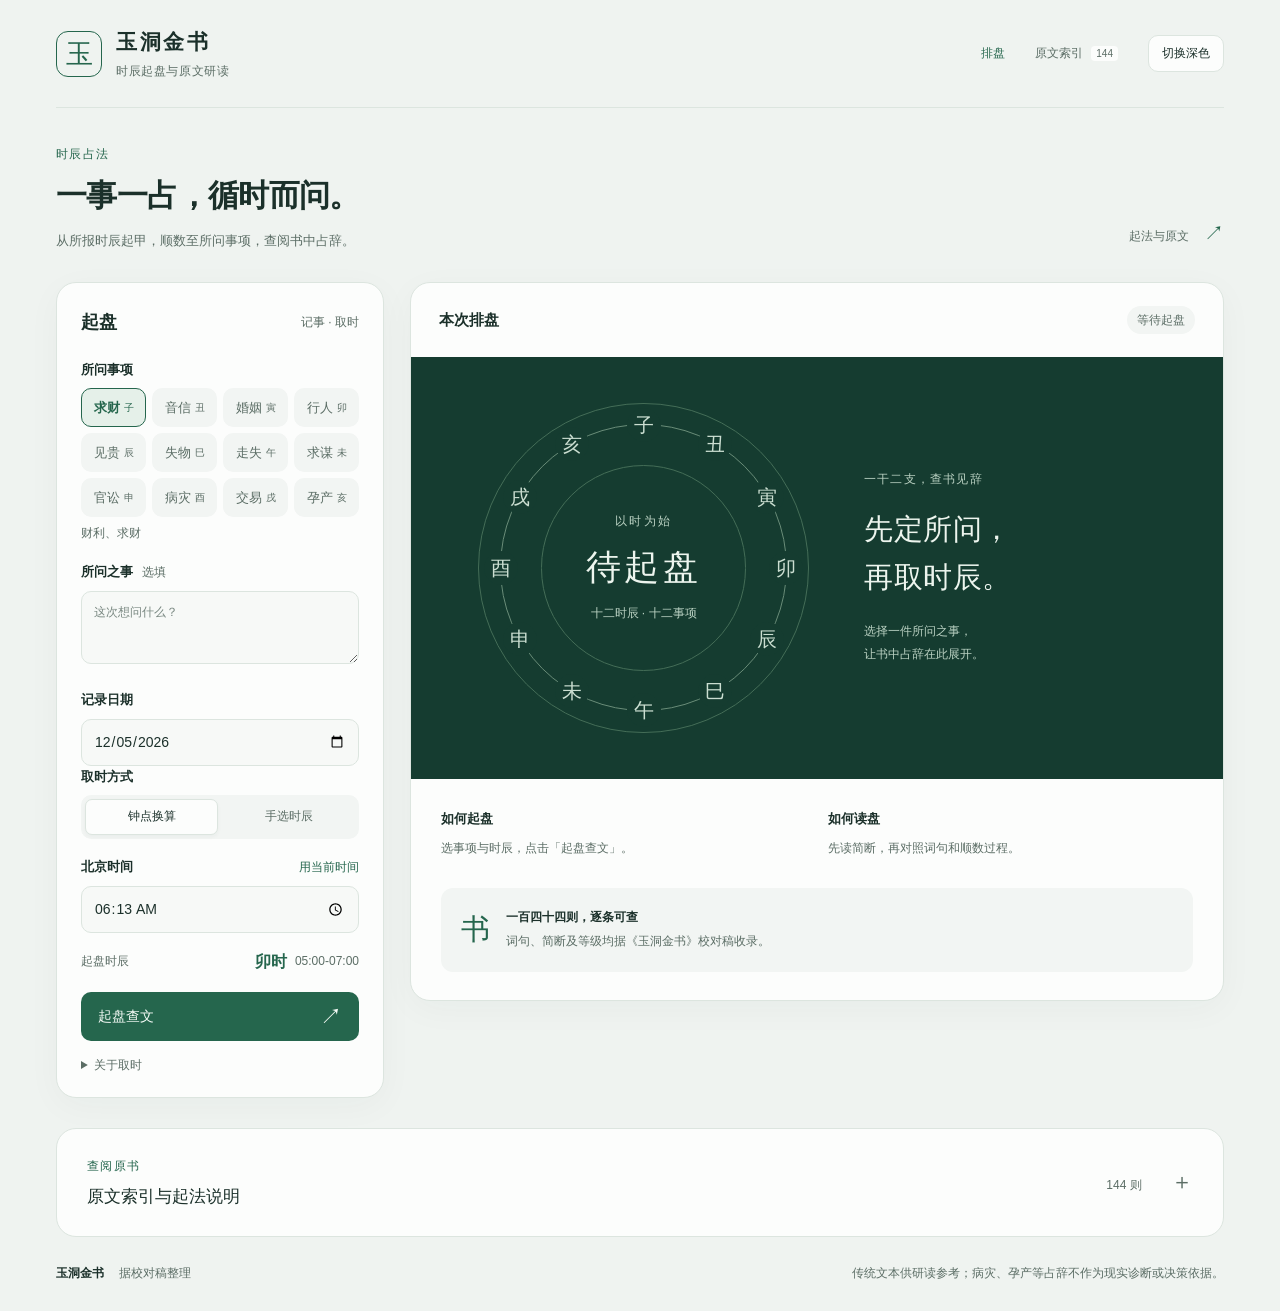
<file: docs/index.html>
<!doctype html>
<html lang="zh-CN">
<head>
<meta charset="utf-8">
<meta name="viewport" content="width=device-width, initial-scale=1">
<meta name="color-scheme" content="light dark">
<link rel="icon" href="data:,">
<meta name="description" content="依照玉洞金书校对稿，以十二时辰起盘，查阅一百四十四则完整占辞。">
<title>玉洞金书 · 时辰排盘</title>
<style>/* Offline native UI. Layer scale: base 0, keyboard skip link 1. */
:root{color-scheme:light;--page:#eff3f0;--surface:#fcfdfc;--soft:#f2f5f3;--ink:#1b302a;--muted:#5b6d65;--line:#dce5df;--accent:#25664d;--accent-soft:#e5f0e9;--field:#f7f9f7;--board:#153c30;--board-text:#edf5ee;--board-muted:#bbd2c3;--serif:"Songti SC","Noto Serif CJK SC","SimSun",serif;--sans:"Microsoft YaHei UI","Microsoft YaHei","PingFang SC","Noto Sans CJK SC",sans-serif;--shadow:0 8px 35px rgba(28,63,46,.035)}
*{box-sizing:border-box}html{scroll-padding-top:24px}body{margin:0;background:var(--page);color:var(--ink);font:14px/1.65 var(--sans);-webkit-font-smoothing:antialiased}button,input,select,textarea{font:inherit}button{cursor:pointer;color:inherit}button,input,select,textarea,summary,a{-webkit-tap-highlight-color:transparent;outline-offset:4px}:focus-visible{outline:2px solid var(--accent)}button:disabled{opacity:.5;cursor:default}[hidden]{display:none!important}a{color:inherit;text-decoration:none}h1,h2,h3,p{margin:0}.page{max-width:1440px;margin:auto;padding:0 56px}.skip-link{position:fixed;top:10px;left:15px;padding:10px 18px;background:var(--surface);color:var(--ink);transform:translateY(-180%);z-index:1}.skip-link:focus{transform:translateY(0)}
.masthead{min-height:108px;display:flex;justify-content:space-between;align-items:center;gap:30px;border-bottom:1px solid var(--line)}.brand{display:flex;align-items:center;gap:14px;flex-shrink:0}.seal{display:grid;place-items:center;width:46px;height:46px;border:1px solid var(--accent);border-radius:12px;color:var(--accent);font:27px var(--serif)}.brand h1{font-size:21px;letter-spacing:.12em;font-weight:650}.brand p{color:var(--muted);font-size:11px;letter-spacing:.05em;margin-top:2px}.nav-links{display:flex;align-items:center;gap:30px;font-size:13px}.nav-links a{padding:12px 0;color:var(--muted)}.nav-links a:hover,.nav-links .nav-active{color:var(--accent)}.nav-links a span{font:10px/1.5 var(--sans);color:var(--muted);padding:2px 5px;border-radius:4px;background:var(--surface);margin-left:5px}.nav-links button{background:var(--surface);border:1px solid var(--line);padding:8px 13px;border-radius:10px;font-size:12px}
.page-intro{display:flex;justify-content:space-between;align-items:flex-end;gap:20px;padding:37px 0 30px}.eyebrow{font-size:11px;color:var(--accent);letter-spacing:.12em}.page-intro h2{font-size:clamp(25px,2.4vw,32px);font-weight:600;letter-spacing:-.02em;margin:6px 0 9px}.page-intro p:not(.eyebrow){font-size:13px;color:var(--muted)}.source-link{color:var(--muted);font-size:12px;padding-bottom:2px;white-space:nowrap}.source-link span{font-size:20px;padding-left:12px;color:var(--accent)}
.workspace{display:grid;grid-template-columns:328px minmax(0,1fr);gap:26px;align-items:start}.input-panel{background:var(--surface);border:1px solid var(--line);border-radius:20px;padding:25px 24px 18px;box-shadow:var(--shadow)}.panel-heading{display:flex;justify-content:space-between;align-items:center;margin-bottom:21px}.panel-heading h2{font-size:18px;font-weight:650}.panel-heading>span{font-size:11px;color:var(--muted)}.field-label,legend{display:block;margin:18px 0 8px;font-size:12px;font-weight:600}.input-panel .field-label:first-child{margin-top:0}.optional{font-size:10px;font-weight:400;color:var(--muted);margin-left:5px}
input[type=date],input[type=time],input[type=search],textarea,select{width:100%;min-width:0;min-height:44px;color:var(--ink);background:var(--field);border:1px solid var(--line);border-radius:10px;padding:10px 12px}input[type=date],input[type=time]{font-variant-numeric:tabular-nums}textarea{min-height:73px;resize:vertical;font-size:12px;line-height:1.75}textarea::placeholder,input::placeholder{color:var(--muted);opacity:.8}.topic-grid{display:grid;grid-template-columns:repeat(4,minmax(0,1fr));gap:6px}.topic-button{display:flex;align-items:center;justify-content:center;gap:4px;min-height:39px;border:1px solid transparent;border-radius:10px;background:var(--soft);color:var(--muted);font-size:12px;padding:7px 1px}.topic-button small{font:10px var(--serif);color:var(--muted)}.topic-button:hover{background:var(--accent-soft);color:var(--accent)}.topic-button[aria-pressed=true]{color:var(--accent);background:var(--accent-soft);border-color:var(--accent);font-weight:600}.topic-button[aria-pressed=true] small{color:var(--accent)}.field-hint{font-size:11px;color:var(--muted);margin-top:7px;line-height:1.6}
.mode-picker{border:0;margin:0;padding:0;min-width:0}.mode-picker legend{padding:0}.mode-options{display:grid;grid-template-columns:1fr 1fr;gap:4px;background:var(--soft);padding:4px;border-radius:10px}.mode-options label{position:relative;cursor:pointer;min-width:0}.mode-options input{position:absolute;opacity:0;width:1px;height:1px}.mode-options span{display:block;text-align:center;font-size:12px;padding:7px;color:var(--muted);border:1px solid transparent;border-radius:7px}.mode-options input:checked+span{background:var(--surface);color:var(--ink);border-color:var(--line);box-shadow:0 2px 4px rgba(28,63,46,.04)}.mode-options input:focus-visible+span{outline:2px solid var(--accent);outline-offset:2px}.label-row{display:flex;align-items:baseline;justify-content:space-between;gap:8px}.label-row .field-label{margin-top:17px!important}.text-button{border:0;background:transparent;color:var(--accent);font-size:12px;padding:8px 0}.text-button:hover{text-decoration:underline;text-underline-offset:4px}.label-row .text-button{font-size:11px}.time-preview{display:flex;gap:8px;align-items:center;padding:16px 0 17px;font-size:11px;color:var(--muted)}.time-preview strong{font-size:16px;color:var(--accent);font-weight:600;margin-left:auto}#range-preview{font-size:10px;font-variant-numeric:tabular-nums}
.primary-button{width:100%;border:0;border-radius:10px;display:flex;align-items:center;justify-content:space-between;background:var(--accent);color:#f6fbf7;padding:13px 17px;font-weight:550;font-size:14px}.primary-button>span:last-child{font-size:22px;line-height:1;font-weight:400}.primary-button:hover{filter:brightness(1.08)}.primary-button:active{transform:translateY(1px)}.error{color:var(--ink);background:var(--accent-soft);border-radius:10px;font-size:12px;margin-top:10px;padding:10px}.error:empty{display:none}.time-help{margin-top:12px;color:var(--muted);font-size:11px}.time-help summary{cursor:pointer;padding:3px 0}.source-note{line-height:1.8;margin-top:7px}
.reading-panel{min-width:0;border-radius:20px;border:1px solid var(--line);overflow:hidden;background:var(--surface);box-shadow:var(--shadow)}.result-top{display:flex;justify-content:space-between;align-items:center;gap:10px;padding:23px 28px}.result-top h2{font-size:15px;font-weight:600}.status-label{font-size:10px;line-height:1.5;color:var(--muted);background:var(--soft);border-radius:20px;padding:5px 10px;max-width:70%}.chart-reading{display:grid;grid-template-columns:minmax(260px,1.1fr) minmax(0,.9fr);gap:22px;align-items:center;background:var(--board);color:var(--board-text);padding:36px 34px;min-height:365px}
.chart{position:relative;width:100%;max-width:350px;aspect-ratio:1;margin:auto}.chart-ring{position:absolute;inset:9%;border:1px solid #698c78;border-radius:50%}.chart-ring:before{content:"";position:absolute;inset:-8%;border:1px solid #446d57;border-radius:50%}.chart-ring:after{content:"";position:absolute;inset:14%;border:1px solid #446d57;border-radius:50%}.branch-node{position:absolute;transform:translate(-50%,-50%);width:34px;height:34px;display:grid;place-items:center;border:1px solid transparent;border-radius:50%;background:var(--board);color:#cbded1;font:20px/1 var(--serif)}.branch-node.is-hour{background:#e6f2e7;color:#163c30;border-color:#e6f2e7}.branch-node.is-topic{border-color:#d0e5d5;color:#f2faf3;background:#2d5944}.branch-node.is-hour.is-topic{background:#e6f2e7;color:#163c30;outline:3px solid #84ae91;outline-offset:3px}.chart-center{position:absolute;inset:29%;display:flex;align-items:center;justify-content:center;flex-direction:column;white-space:nowrap}.chart-kicker{font-size:10px;color:var(--board-muted);letter-spacing:.2em}.chart-center h3{font:46px/1.6 var(--serif);letter-spacing:.05em;margin-left:.05em;color:var(--board-text)}.chart-center p{font-size:10px;color:var(--board-muted);margin:0 0 13px}.grade{border-radius:20px;border:1px solid #698e78;padding:2px 14px;color:#e3f0e5;font-size:11px;letter-spacing:.15em;background:#254e3b}.board-label{font-size:10px;color:var(--board-muted);letter-spacing:.1em;margin-bottom:16px}.brief{min-width:0}#judgment{font-family:var(--serif);font-size:23px;line-height:1.9;overflow-wrap:anywhere}.legend{display:flex;gap:6px;align-items:center;margin-top:27px;color:var(--board-muted);font-size:10px;flex-wrap:wrap}.legend span{width:7px;height:7px;display:inline-block;border-radius:50%}.legend-hour{background:#e6f2e7}.legend-topic{border:1px solid #cce1d1;margin-left:10px}
.empty-center strong{font:35px/1.7 var(--serif);letter-spacing:.1em;margin:6px 0}.chart-center-note{font-size:10px;color:var(--board-muted)}.empty-copy h3{font-size:29px;font-weight:500;line-height:1.65;letter-spacing:.02em}.empty-copy>p:last-child{font-size:12px;line-height:1.9;color:var(--board-muted);margin-top:18px}.empty-guide{display:grid;grid-template-columns:1fr 1fr;gap:22px;margin:28px 30px}.guide-title{font-size:13px;font-weight:600}.empty-guide p{color:var(--muted);font-size:12px;margin-top:8px;line-height:1.8}.source-banner{display:flex;align-items:center;gap:16px;margin:0 30px 28px;background:var(--soft);border-radius:12px;padding:20px}.book-mark{font:29px var(--serif);color:var(--accent)}.source-banner h3{font-size:12px;font-weight:600}.source-banner p{color:var(--muted);font-size:11px;margin-top:5px}
.reading-body{padding:0 30px 24px}.print-meta{font-size:11px;color:var(--muted);white-space:pre-wrap;line-height:1.9;padding:20px 0;border-bottom:1px solid var(--line);overflow-wrap:anywhere}.poem-section{padding:25px 0}.subheading{display:flex;justify-content:space-between;align-items:center;gap:12px;margin-bottom:16px}.subheading h3{font-size:13px;font-weight:650}.subheading>span{font-size:10px;color:var(--muted)}.tune{border:1px solid var(--line);padding:3px 9px;border-radius:20px}.poem{font:18px/2.05 var(--serif);white-space:pre-wrap;overflow-wrap:anywhere;color:var(--ink)}.original-note{background:var(--soft);border-radius:10px;padding:12px 15px;color:var(--muted);font-size:11px;margin-top:18px;line-height:1.9}.derivation{padding:22px 0;border-top:1px solid var(--line)}.steps{display:flex;flex-wrap:wrap;gap:6px}.step{display:flex;align-items:center;gap:7px;padding:7px 9px;color:var(--muted);border-radius:7px;background:var(--soft);font-size:12px}.step small{font-size:9px;font-variant-numeric:tabular-nums;opacity:.8}.step:last-child{background:var(--accent-soft);color:var(--accent)}.composition{font-size:10px;color:var(--muted);margin-top:12px;line-height:1.9}.result-actions{display:flex;align-items:center;gap:20px;flex-wrap:wrap;padding:18px 0 0;border-top:1px solid var(--line)}.secondary-button{background:var(--surface);border:1px solid var(--line);color:var(--ink);border-radius:10px;padding:10px 13px;font-size:11px}.secondary-button>span{margin-left:14px}.secondary-button:hover{border-color:var(--accent);background:var(--accent-soft)}.result-actions .text-button{font-size:11px}.provenance{color:var(--muted);font-size:10px;margin-top:14px}
.reference{margin-top:30px;background:var(--surface);border:1px solid var(--line);border-radius:20px;overflow:hidden}.reference>summary{list-style:none;cursor:pointer;display:flex;justify-content:space-between;align-items:center;gap:18px;padding:25px 30px}.reference>summary::-webkit-details-marker{display:none}.reference-title{display:block;font-size:17px;margin-top:6px;font-weight:550}.reference-count{font-size:11px;color:var(--muted);white-space:nowrap}.reference-count>span{font-size:22px;margin-left:26px;display:inline-block}.reference[open] .reference-count>span{transform:rotate(45deg)}.reference-body{padding:0 30px 25px}.rule-layout{display:grid;grid-template-columns:180px minmax(0,1fr);gap:22px;padding:25px 0;border-top:1px solid var(--line)}.rule-layout h3{font-size:13px;font-weight:600}.rule-layout p{font-size:12px;color:var(--muted);line-height:1.9}.rule-text{font-family:var(--serif);font-size:16px!important;white-space:pre-wrap;color:var(--ink)!important;margin-bottom:12px}.search-row{display:grid;grid-template-columns:180px minmax(0,1fr);gap:22px;align-items:center}.search-row label{margin:0}.search-row input{background:var(--soft)}.library{max-height:440px;overflow:auto;display:grid;grid-template-columns:repeat(2,minmax(0,1fr));gap:8px 20px;margin-top:16px}.library-button{text-align:left;display:block;width:100%;min-width:0;color:var(--ink);border:1px solid transparent;background:var(--soft);border-radius:10px;padding:14px}.library-button:hover{border-color:var(--accent)}.library-title{display:flex;align-items:center;gap:12px;font-size:15px}.library-title small{font-size:10px;color:var(--muted)}.library-preview{display:block;font-size:11px;margin-top:7px;color:var(--muted);overflow:hidden;text-overflow:ellipsis;white-space:nowrap}.no-results{font-size:12px;color:var(--muted);padding:20px 0}
footer{display:flex;justify-content:space-between;gap:24px;padding:27px 0;color:var(--muted);font-size:10px}footer p:first-child{font-weight:600;color:var(--ink);white-space:nowrap}footer p:first-child span{font-weight:400;color:var(--muted);margin-left:12px}.noscript{padding:30px}
.skip-link:not(:focus){clip-path:inset(50%);width:1px;height:1px;padding:0;white-space:nowrap;overflow:hidden}
.field-label,legend{font-size:13px}.topic-button{font-size:13px}.field-hint{font-size:12px}.board-label{font-size:11px}
@media(min-width:1440px){.page{padding:0 64px}}
@media(max-width:1200px){.page{padding:0 32px}.workspace{grid-template-columns:300px minmax(0,1fr);gap:20px}.input-panel{padding:24px 20px 18px}.chart-reading{grid-template-columns:1fr;gap:15px;padding:25px 30px 30px}.chart{max-width:290px}.chart-center h3{font-size:42px}.brief{text-align:center}#judgment{font-size:23px}.legend{justify-content:center;margin-top:15px}.empty-copy{text-align:center}.empty-copy h3 br,.empty-copy>p:last-child br{display:none}.empty-copy h3{font-size:25px}.empty-copy>p:last-child{margin-top:12px}}
@media(max-width:768px){.page{padding:0 20px}.masthead{min-height:92px;gap:10px}.brand h1{font-size:18px}.brand p{font-size:10px}.brand{gap:10px}.seal{width:39px;height:39px;font-size:24px}.nav-links{gap:12px}.nav-links a{font-size:12px}.nav-links a span{display:none}.nav-links button{font-size:10px;padding:7px 9px}.page-intro{padding:28px 0 24px}.page-intro h2{font-size:26px}.page-intro p:not(.eyebrow){font-size:12px;max-width:33ch}.source-link{display:none}.workspace{grid-template-columns:1fr;gap:22px}.input-panel{padding:22px}.topic-grid{grid-template-columns:repeat(6,minmax(0,1fr))}.topic-button{gap:3px;font-size:12px}.topic-button small{display:none}.panel-heading{margin-bottom:16px}.reading-panel{scroll-margin-top:20px}.chart-reading{grid-template-columns:minmax(235px,1fr) minmax(0,1fr);gap:18px;padding:26px}.brief,.empty-copy{text-align:left}#judgment{font-size:21px}.legend{justify-content:flex-start}.empty-copy h3 br{display:block}.result-top{padding:21px 24px}.reading-body{padding:0 24px 24px}.empty-guide{margin:24px}.source-banner{margin:0 24px 24px}.rule-layout,.search-row{grid-template-columns:1fr;gap:12px}.reference>summary{padding:24px}.reference-body{padding:0 24px 24px}footer{flex-direction:column;gap:8px}}
@media(max-width:540px){.page{padding:0 16px}.nav-links a:first-child{display:none}.nav-links{gap:10px}.nav-links a{font-size:11px}.brand p{font-size:9px}.brand h1{font-size:17px}.seal{width:34px;height:36px;font-size:22px;border-radius:10px}.brand{gap:8px}.page-intro h2{font-size:25px}.input-panel{padding:21px 20px 16px}.topic-grid{grid-template-columns:repeat(4,minmax(0,1fr))}.topic-button small{display:inline}.topic-button{min-height:39px}.chart-reading{grid-template-columns:1fr;gap:12px;padding:22px 22px 28px}.chart{max-width:290px}.chart-center h3{font-size:43px}.brief,.empty-copy{text-align:center}.empty-copy h3{font-size:24px}.empty-copy h3 br{display:none}.empty-copy>p:last-child{font-size:11px}.legend{justify-content:center}#judgment{font-size:23px;line-height:1.9}.reading-body{padding:0 21px 22px}.result-top{padding:20px 21px}.empty-guide{margin:24px 22px;gap:18px}.empty-guide p{font-size:11px}.source-banner{margin:0 22px 24px;padding:17px}.source-banner h3{font-size:11px}.source-banner p{font-size:10px}.poem{font-size:18px;line-height:2.1}.subheading>span{font-size:9px}.step{padding:6px 8px}.composition{font-size:10px}.result-actions{gap:9px 18px}.provenance{font-size:9px}.reference{margin-top:22px}.reference>summary{padding:21px}.reference-title{font-size:15px}.reference-count{font-size:10px}.reference-count>span{margin-left:9px}.reference-body{padding:0 21px 22px}.library{grid-template-columns:1fr}footer{padding:23px 3px;font-size:9px;line-height:1.9}}
/* Supporting text stays at least 12px; only decorative branch labels and step numerals are smaller. */
.brand p,.nav-links a,.nav-links button,.eyebrow,.panel-heading>span,.optional,.label-row .text-button,.time-preview,#range-preview,.time-help,.status-label,.chart-kicker,.chart-center p,.grade,.board-label,.legend,.chart-center-note,.empty-copy>p:last-child,.empty-guide p,.source-banner h3,.source-banner p,.print-meta,.subheading>span,.original-note,.composition,.secondary-button,.result-actions .text-button,.provenance,.reference-count,.library-title small,.library-preview,footer{font-size:12px}
.library-preview{font-size:13px}.step{font-size:13px}
@media(max-width:540px){.masthead{flex-wrap:wrap;padding:19px 0;row-gap:12px}.brand p{font-size:10px}.nav-links{flex:1;justify-content:flex-end;min-width:115px}.nav-links button{font-size:11px}.empty-guide{grid-template-columns:1fr;gap:16px}.empty-guide p{margin-top:4px}.source-banner{padding:16px}.legend{gap:5px}.legend-topic{margin-left:5px}}
@media(prefers-color-scheme:dark){:root:not([data-theme=light]){color-scheme:dark;--page:#111e19;--surface:#1a2b23;--soft:#24382c;--ink:#e7f0e8;--muted:#b0c6b5;--line:#375040;--accent:#aed4b6;--accent-soft:#2d4935;--field:#203329;--shadow:none}:root:not([data-theme=light]) .primary-button{color:#153823}}
:root[data-theme=dark]{color-scheme:dark;--page:#111e19;--surface:#1a2b23;--soft:#24382c;--ink:#e7f0e8;--muted:#b0c6b5;--line:#375040;--accent:#aed4b6;--accent-soft:#2d4935;--field:#203329;--shadow:none}:root[data-theme=dark] .primary-button{color:#153823}
@media(prefers-reduced-motion:no-preference){.topic-button,.secondary-button,.nav-links a{transition:background-color .16s,border-color .16s,color .16s}#result:not([hidden]) .chart-center,#result:not([hidden]) .brief{animation:arrive .38s cubic-bezier(.2,.7,.3,1) both}#result:not([hidden]) .brief{animation-delay:.06s}@keyframes arrive{from{opacity:0;transform:translateY(7px)}to{opacity:1;transform:translateY(0)}}}
@media print{:root,:root[data-theme]{color-scheme:light;--page:#fff;--surface:#fff;--soft:#f0f4f1;--ink:#162d20;--muted:#455c4a;--line:#ccd7ce;--accent:#25664d;--accent-soft:#e5f0e9;--field:#fff}body{background:#fff;font-size:12pt}.page{max-width:none;padding:0}.masthead{min-height:75px;margin-bottom:20px}.nav-links,.page-intro,.input-panel,.result-actions,.reference,.empty-state,.status-label,footer,.noscript,.skip-link{display:none!important}.workspace{display:block}.reading-panel{border:0;box-shadow:none;overflow:visible;border-radius:0}.result-top{padding:0 0 16px}.chart-reading{grid-template-columns:220px minmax(0,1fr);min-height:0;gap:22px;padding:20px;border-radius:12px;break-inside:avoid}.chart{width:220px;max-width:220px}.chart-center h3{font-size:32px}#judgment{font-size:16pt}.brief{text-align:left}.legend{justify-content:flex-start}.reading-body{padding:0}.poem-section,.derivation{break-inside:avoid;padding:17px 0}.poem{font-size:12pt}.print-meta{padding:14px 0}.provenance{font-size:9px}*{-webkit-print-color-adjust:exact;print-color-adjust:exact;animation:none!important}}
</style>
</head>
<body>
<a class="skip-link" href="#cast-form">跳到起盘</a>
<div class="page">
<header class="masthead">
<a class="brand" href="#workspace"><span class="seal" aria-hidden="true">玉</span><div><h1>玉洞金书</h1><p>时辰起盘与原文研读</p></div></a>
<nav class="nav-links" aria-label="页面导航"><a class="nav-active" href="#workspace">排盘</a><a href="#reference" id="open-library">原文索引 <span>144</span></a><button type="button" id="theme-toggle">切换深色</button></nav>
</header>
<main>
<div class="page-intro"><div><p class="eyebrow">时辰占法</p><h2>一事一占，循时而问。</h2><p>从所报时辰起甲，顺数至所问事项，查阅书中占辞。</p></div><a href="#reference" class="source-link" id="open-rules">起法与原文 <span aria-hidden="true">↗</span></a></div>
<div class="workspace" id="workspace">
<aside class="input-panel">
<div class="panel-heading"><h2>起盘</h2><span>记事 · 取时</span></div>
<form id="cast-form">
<label class="field-label" id="topic-label" for="topic">所问事项</label>
<select id="topic" name="topic" required hidden aria-hidden="true" tabindex="-1"></select>
<div id="topic-grid" class="topic-grid" role="group" aria-labelledby="topic-label"></div>
<p class="field-hint" id="topic-hint"></p>
<label class="field-label" for="question">所问之事 <span class="optional">选填</span></label>
<textarea id="question" rows="2" maxlength="500" placeholder="这次想问什么？"></textarea>
<label class="field-label" for="date">记录日期</label>
<input id="date" type="date" min="0001-01-01" max="9999-12-31" required>
<fieldset class="mode-picker"><legend>取时方式</legend><div class="mode-options">
<label><input type="radio" name="mode" value="clock" checked><span>钟点换算</span></label>
<label><input type="radio" name="mode" value="branch"><span>手选时辰</span></label>
</div></fieldset>
<div id="clock-group">
<div class="label-row"><label class="field-label" for="clock">北京时间</label><button id="use-now" class="text-button" type="button">用当前时间</button></div>
<input id="clock" type="time" required step="60">
</div>
<div id="branch-group" hidden><label class="field-label" for="hour">所报时辰</label><select id="hour" disabled></select></div>
<div class="time-preview" aria-live="polite"><span>起盘时辰</span><strong id="hour-preview">待定</strong><span id="range-preview"></span></div>
<button class="primary-button" id="submit" type="submit"><span>起盘查文</span><span aria-hidden="true">↗</span></button>
<p id="form-error" class="error" role="alert"></p>
</form>
<details class="time-help"><summary>关于取时</summary><p class="source-note">原稿未细说取时规则。钟点按北京时间 UTC+08:00 及常见双小时制换算，不作真太阳时校正。日期仅作记录。</p></details>
</aside>
<section class="reading-panel" aria-labelledby="result-heading">
<div class="result-top"><h2 id="result-heading" tabindex="-1">本次排盘</h2><span class="status-label" id="result-status" role="status">等待起盘</span></div>
<div id="empty-state" class="empty-state">
<div class="chart-reading empty-board"><div class="chart" aria-hidden="true"><div class="chart-ring" id="empty-ring"></div><div class="chart-center empty-center"><span class="chart-kicker">以时为始</span><strong>待起盘</strong><span class="chart-center-note">十二时辰 · 十二事项</span></div></div><div class="empty-copy"><p class="board-label">一干二支，查书见辞</p><h3>先定所问，<br>再取时辰。</h3><p>选择一件所问之事，<br>让书中占辞在此展开。</p></div></div>
<div class="empty-guide"><div><span class="guide-title">如何起盘</span><p>选事项与时辰，点击「起盘查文」。</p></div><div><span class="guide-title">如何读盘</span><p>先读简断，再对照词句和顺数过程。</p></div></div>
<div class="source-banner"><span class="book-mark" aria-hidden="true">书</span><div><h3>一百四十四则，逐条可查</h3><p>词句、简断及等级均据《玉洞金书》校对稿收录。</p></div></div>
</div>
<article id="result" hidden>
<div class="chart-reading">
<div class="chart" aria-label="十二地支排盘"><div class="chart-ring" id="chart-ring"></div><div class="chart-center"><span class="chart-kicker">一干二支</span><h3 id="result-key"></h3><p id="result-subtitle"></p><span id="result-grade" class="grade"></span></div></div>
<div class="brief"><p class="board-label">原文简断</p><p id="judgment"></p><p class="legend"><span class="legend-hour"></span>起点时辰 <span class="legend-topic"></span>所问事项</p></div>
</div>
<div class="reading-body">
<p id="print-meta" class="print-meta"></p>
<div class="poem-section"><div class="subheading"><h3>原文词句</h3><span id="tune" class="tune"></span></div><p id="poem" class="poem"></p><p id="original-note" class="original-note" hidden></p></div>
<div class="derivation"><div class="subheading"><h3>顺数过程</h3><span id="step-count"></span></div><div id="steps" class="steps"></div><p id="composition" class="composition"></p></div>
<div class="result-actions"><button type="button" id="export" class="secondary-button">导出 Markdown 记录 <span aria-hidden="true">↗</span></button><button type="button" id="print" class="text-button">打印 / 存为 PDF</button></div>
<p class="provenance" id="provenance"></p>
</div>
</article>
</section>
</div>
<details class="reference" id="reference"><summary><div><span class="eyebrow">查阅原书</span><span class="reference-title">原文索引与起法说明</span></div><span class="reference-count">144 则 <span aria-hidden="true">＋</span></span></summary>
<div class="reference-body"><div class="rule-layout"><h3>起法口诀</h3><div><p class="rule-text" id="rule-text"></p><p>地支顺序为子丑寅卯辰巳午未申酉戌亥；起点算第一位配甲，天干到癸后回甲。三字次序为「天干＋事项地支＋时辰地支」。</p></div></div>
<div class="search-row"><label class="field-label" for="search">检索原文</label><input id="search" type="search" placeholder="搜索卦名、词句或简断"></div><p id="search-count" class="field-hint" aria-live="polite"></p><div id="library" class="library"></div>
</div></details>
</main>
<footer><p>玉洞金书 <span>据校对稿整理</span></p><p>传统文本供研读参考；病灾、孕产等占辞不作为现实诊断或决策依据。</p></footer>
</div>
<noscript><p class="noscript">请使用允许 JavaScript 的浏览器打开本文件。</p></noscript>
<script type="application/json" id="source-data">{
  "source": "玉洞金书 校对.docx",
  "sha256": "15fc5f52dee067bc9f4df6acdc5f48c56c048fe84e4f26142a5827776124d7a0",
  "rules": [
    "子财丑信婚居寅 卯上行人贵在辰 遗失巳兮逃在午 求谋未上讼归申 酉病灾迍交易戌 亥宫却是孕中人",
    "就于所说时位起甲乙丙丁戊己庚辛壬癸数至所占位便见一干二支断词于后"
  ],
  "entries": [
    {
      "key": "甲子子",
      "tune": "鹧鸪天",
      "grade": "上上",
      "poem": "天时地利两相谐 进望求谋喜气开 甲午之方无边好 人财用物一时来 应有望 可舒怀 取之有道莫疑猜 所占利益诸般顺 出入经营得意来",
      "judgment": "此卦占财向东南火水地旺求干则物必遂托人一举而两得之",
      "paragraph": 3
    },
    {
      "key": "甲丑丑",
      "tune": "踏莎行",
      "grade": "上上",
      "poem": "檐雀喧呼 灯花呈瑞 朱雀飞腾传信至 文书不久达家庭 偶逢辰戌应淹滞 还遇庚申又得成 意佳音到 耳非迢递 此儿犹豫不须疑 公干私谋俱可遂",
      "judgment": "此卦占信逢辰戌淹滞庚申庚寅必有佳音公私皆就",
      "paragraph": 6
    },
    {
      "key": "甲寅寅",
      "tune": "鹧鸪天",
      "grade": "上上",
      "poem": "月老留心为伐柯 天边好事不须讹 须凭财力轻轻助 桃李无言春意多 奇遇遂 莫蹉跎 牛郎织女会银河 不论偏婚与正娶 百年恩爱永谐和",
      "judgment": "占婚姻凭财用人浼他再三必成主重禄夺财成事",
      "paragraph": 9
    },
    {
      "key": "甲卯卯",
      "tune": "浣溪沙",
      "grade": "上上",
      "poem": "兄弟谐和共一心 大川利涉快登临 乘风此去远游寻 好事竟成皆利益 求财谋事总通亨 见贵于人喜笑迎",
      "judgment": "占出行利益行人有信求贵谋事皆吉",
      "paragraph": 12
    },
    {
      "key": "甲辰辰",
      "tune": "玉团儿",
      "grade": "中中",
      "poem": "两重恩爱情曾熟 费心谋 万般驰 彼此相投 虽然一见 便加刮目 奈何所事皆迁曲 向寅边 辐辏天禄 谈笑之间 贵人留意 心满意足",
      "judgment": "占见贵需用婉转干托东方见寅称心",
      "paragraph": 15
    },
    {
      "key": "甲巳巳",
      "tune": "临江仙",
      "grade": "中中",
      "poem": "失误家人不谨 下人奴隶相欺 合谋两伙共穿窬 不过酉和戌 败露显然知 急急追寻应得获 半存半没成虚 可于西北上 阴小口中推",
      "judgment": "占失物家人交外贼同谋夺或被骗人口拐带西北",
      "paragraph": 18
    },
    {
      "key": "甲午午",
      "tune": "临江仙",
      "grade": "中中",
      "poem": "此辈瞒心已久 有人潜地搬偷 欲从南北觅踪由 天罗连地网 南向及休囚 饶有十分踢透 暗中阴力拘留 数逢午未日 得获自来投",
      "judgment": "占走失宜南方寻或自败获有阻午未日自出",
      "paragraph": 21
    },
    {
      "key": "甲未未",
      "tune": "临江仙",
      "grade": "中中",
      "poem": "欲有求谋先有阻 疑难不央事沉吟 向前一着要坚心 却又图交易 财费事无成 去处莫逡巡 更凭财力便见佳音 先难后易自如心 急须宜进步 喜望目前成",
      "judgment": "占求谋勿可疑迟立志所望自遂急进成矣",
      "paragraph": 24
    },
    {
      "key": "甲申申",
      "tune": "西江月",
      "grade": "中中",
      "poem": "非是旧时宿恨 便因错事交加 寻常你我但争差 凑起一场话靶 无奈旁人唆哄 讼庭每入随衙 时逢辰子自清佳 公道有人打话",
      "judgment": "占讼损财虚惊先磨折后得理不胜无凶和散",
      "paragraph": 27
    },
    {
      "key": "甲酉酉",
      "tune": "鹧鸪天",
      "grade": "中中",
      "poem": "运限年来大不祥 家人忧悔染灾殃 生财人口多虚耗 土煞相亲犯庙堂 壬癸日保安康 自然一旦脱乖张 可酬心愿禳星斗 门户清平百事昌",
      "judgment": "占病啾唧犯土杀庙神反复病症壬癸日愈",
      "paragraph": 30
    },
    {
      "key": "甲戌戌",
      "tune": "临江仙",
      "grade": "上上",
      "poem": "有意相成交易 重重财利扶持 价凭物值得便宜 若逢财势大 用否只宜迟 遇丑逢寅便得喜 马牛满载而归 老人在内力相携 有求无不遂 得意勿狂为",
      "judgment": "占交易和合财蒙老人主张为吉",
      "paragraph": 33
    },
    {
      "key": "甲亥亥",
      "tune": "点绛唇",
      "grade": "上上",
      "poem": "妊孕藏身 未分张委应难料 阴阳微妙 慢向神灵告坐蓐 因循佳人 忧虑何时了 逢寅卯此日看 满庭欢笑 非女成双之兆",
      "judgment": "占产如玉石未分遇寅卯日时子见双成胎之兆",
      "paragraph": 36
    },
    {
      "key": "甲戌子",
      "tune": "鹧鸪天",
      "grade": "下下",
      "poem": "财禄兴衰各有时 何须苦苦费奔驰 荣枯得失皆前定 那用强求是与非 小望远 大成虚 皆缘命福未相齐 只宜谨慎必然足 恐弄精神不遂机",
      "judgment": "占交关劳力谋事未成小则成大则阻未得时之兆",
      "paragraph": 39
    },
    {
      "key": "甲亥丑",
      "tune": "西江月",
      "grade": "中中",
      "poem": "果是蓬生异卉 信然蚌吐明珠 家门辐辏显光辉 抱送麟儿可喜 又恐生而克剥 必然养育嫌疑 秀而不实命中居 好把名儿改寄",
      "judgment": "占产生男父难招如苗而不秀偏生无妨",
      "paragraph": 42
    },
    {
      "key": "甲子寅",
      "tune": "鹧鸪天",
      "grade": "上上",
      "poem": "瓜熟应知自有香 时来道合自荣昌 利源洞在何劳问 勿用忧煎抵底忙 时不顺 有乖张 经营易货好商量 求谋借托皆可遂 如心如意任行藏",
      "judgment": "占财易得时下通泰不须忧煎求谋相成",
      "paragraph": 45
    },
    {
      "key": "甲丑卯",
      "tune": "鹧鸪天",
      "grade": "上上",
      "poem": "盼断天涯无信音 好音目下在逡巡 晓来喜雀檐前开 每每佳音好事临 逢五七 遇寅辰 诸般干事可如心 不须多虑怀疑忌 鱼雁来人急踵门",
      "judgment": "占信音早晚之间只在三七日之内或寅辰日有喜成",
      "paragraph": 48
    },
    {
      "key": "甲寅辰",
      "tune": "临江仙",
      "grade": "上上",
      "poem": "桃李相宜可合稀 逢罕遇寅辰 同乡禄马气峥嵘 佳期应可上 喜事目前新 说道临官遇贵 两家气势相平 更凭媒妁亦然成 百年谐老事 琴瑟永和鸣",
      "judgment": "占婚姻必成急干不须迟虑",
      "paragraph": 51
    },
    {
      "key": "甲卯巳",
      "tune": "南乡子",
      "grade": "上上",
      "poem": "催促上雕鞍 鞭策轻敲宝镫寒 好笑出门逢故旧 相看 报说寻常二字安 目下莫疑难 远望行人在两山 旧事更新新更喜 相欢 暗暗何须眉黛攒",
      "judgment": "占远行名利多遇知心好人新旧事皆利音信咫尺",
      "paragraph": 54
    },
    {
      "key": "甲辰午",
      "tune": "西江月",
      "grade": "上上",
      "poem": "指望来人为主 来人喜意从容 武陵溪上路能通 步入桃源仙洞 媚奥宁媚于灶 好音佳况重重 所求荣美始和终 家道高人举用",
      "judgment": "占见贵利谋事托人见得阴贵人后得阳贵人",
      "paragraph": 57
    },
    {
      "key": "甲巳未",
      "tune": "点绛唇",
      "grade": "中中",
      "poem": "暗昧难知 事如梦里难说 非窬只穴 拐带并偷窃财帛 分明东边 问可知干涉 人刁奸 卯辰日得获 机泄露",
      "judgment": "占失脱如梦卯辰日漏机可寻必获",
      "paragraph": 60
    },
    {
      "key": "甲午申",
      "tune": "南乡子",
      "grade": "中中",
      "poem": "舍下好安身 又欲脱巢走未能 无事生心成外间 路丝丝 不想东君有旧恩 急急追求应得见  难存 不在庵门在寺门",
      "judgment": "占人口走失可于庵观寺庙寻觅即见",
      "paragraph": 63
    },
    {
      "key": "甲未酉",
      "tune": "南乡子",
      "grade": "下下",
      "poem": "事久与心远 一枕南柯梦正迷 应为陆田无苦网 迟疑 缘木望求鱼 间阻不遂机 将易成来却又非 万事无可处 趦趄 几望总成虚",
      "judgment": "占问事有阻不能成就枉费人力终又虚花",
      "paragraph": 66
    },
    {
      "key": "甲申戌",
      "tune": "临江仙",
      "grade": "中中",
      "poem": "在上之人皆顺 更于巳下投机 官司得理尚愆期 春寒何太切 花发较迟迟 慢有傍生奸巧计 许多是是非非 先难后易报君知 若凭相论散 你我得便宜",
      "judgment": "占讼有理先见阻后决胜迟缓有气之兆",
      "paragraph": 69
    },
    {
      "key": "甲酉亥",
      "tune": "鹧鸪天",
      "grade": "下下",
      "poem": "灾患临身岂自由 旧时口愿未曾酬 家门阴小虽啾唧 又恐相凌长者愁 酬答了 解冤尤 佇看喜气上眉头 更防动作冲神煞 香火扶持百不忧",
      "judgment": "占灾及人口心愿未酬阴小灾无大咎",
      "paragraph": 72
    },
    {
      "key": "乙丑子",
      "tune": "鹧鸪天",
      "grade": "上上",
      "poem": "音信迟迟勿虑疑 远来近至事堪期 时临换甲须分晓 遇贵扶持必不虚 成大事 遇亨衢 精神明朗显光辉 鱼雁踵门传远寄 闾里欢声好事归",
      "judgment": "占音通达贵人见喜只待换甲喜至",
      "paragraph": 75
    },
    {
      "key": "乙寅丑",
      "tune": "贺新郎",
      "grade": "上上",
      "poem": "家庭逢喜 郁郁笼 祥瑞琴瑟 和谐喜 双双心中相契 门儿左右当 道路堪行 阴财至 彩鸾归 谁似君多丽 运逢吉曜 管取今年利 平地巳安然 小登科 蓝桥机会 生平快乐 人道事相当 清歌奏 玉觥飞篘 赢得拚沉醉",
      "judgment": "占婚姻可成不期而合如遇甲申可就",
      "paragraph": 78
    },
    {
      "key": "乙卯寅",
      "tune": "减字木兰花",
      "grade": "上上",
      "poem": "花放开蕋 门外鹊声来报喜 遥指日边 伫看桃源得遇仙 无往不利 举目皆能得意 仰告三台 午未时旬人早来",
      "judgment": "占行人得利逢午未时喜至",
      "paragraph": 81
    },
    {
      "key": "乙辰卯",
      "tune": "卜算子",
      "grade": "上上",
      "poem": "运逢天街路 升堂近贵亲 须知好事到天庭 上下和睦 申酉喜相逢 进步当成福 心宜退步 平分吴越总安身 跳出迷津 仙桂一枝荣",
      "judgment": "占利见贵人申酉日不分吴越可安身",
      "paragraph": 84
    },
    {
      "key": "乙巳辰",
      "tune": "浪淘沙",
      "grade": "中中",
      "poem": "覆水碗当空 水尽无踪 香墨磨砚笔重重 自此忧疑生暗昧 财物飘蓬 门外官鬼动 南方北上捕 须逢总使获来成 括扰去处匆匆",
      "judgment": "占失物向南方急觅应在寅日不宜迟缓",
      "paragraph": 87
    },
    {
      "key": "乙午巳",
      "tune": "临江仙",
      "grade": "下下",
      "poem": "无限心中多少事 犹如春梦无凭 人财逃走暗欺凌 急从南处觅 方许见根因 至宝沙中难上手 一娘五子无心 有人多口费追寻 此时犹未出 水远信何凭",
      "judgment": "占走失向午方逃去缘有一人于无心多口使之上舟",
      "paragraph": 90
    },
    {
      "key": "乙未午",
      "tune": "西江月",
      "grade": "下下",
      "poem": "三意之心未遂 辄言得意差驰 劝君守旧是便宜 切莫欢中失趣 无用多端烦恼 花开须待春时 舟儿举棹浪如飞 乘轿无人抬去",
      "judgment": "占求望未遂只宜守旧不宜急贪待时方美",
      "paragraph": 93
    },
    {
      "key": "乙申未",
      "tune": "临江仙",
      "grade": "中中",
      "poem": "半掩意心门里 思量实是堪忧 傍人背地结冤仇 劝君须谨慎 官鬼沸啾啾 堪叹逢朱雀 暗中有贵相损 费财干运免淹留 急须谋计解 不信祸临头",
      "judgment": "占官事费财可求贵人宜婉转方得胜",
      "paragraph": 96
    },
    {
      "key": "乙酉申",
      "tune": "粉蝶儿",
      "grade": "下下",
      "poem": "莫怪青松 年来渐渐衰 迈叹藤萝 等闲无赖 狂风潺雨 愁枝枯叶败 这心愿 成冤债 无限眼前 烦恼应来偏隘 更那虎兕 为怪 那回遭病 入三焦 须为戒 对天祷告 燃香礼拜",
      "judgment": "占病年迈衰退自招其祸忧悔临其身服药还愿",
      "paragraph": 99
    },
    {
      "key": "乙戌酉",
      "tune": "鹧鸪天",
      "grade": "上上",
      "poem": "喜得青衣引路长 货财交易有禎祥 今朝此事成相济 价值增金岂可量 中夜月 小楼旁 一枝仙桂九天香 此时女子来相访 且喜从兹福禄昌",
      "judgment": "占交易成就财物召气价值倍增贵人扶持",
      "paragraph": 102
    },
    {
      "key": "乙亥戌",
      "tune": "鹧鸪天",
      "grade": "中中",
      "poem": "危盆频击事多难 盆全危在实非凡 寅申月日方逢喜 一颗仙桃降玉盘 鸟鹊噪 闹檐前 满门喜气尽情欢 生人阴德生豪杰 妆取明珠掌上看",
      "judgment": "占孕生男先难后易母子双全交寅申日时分娩无害",
      "paragraph": 105
    },
    {
      "key": "乙子亥",
      "tune": "卜算子",
      "grade": "上上",
      "poem": "有望须成望 同心事不违 忽然成就更无疑 大来应小往 财喜追随 遂意逢壬癸 女子与相依 梅林止渴合心机 取之须有道 自有贵人提",
      "judgment": "占财可望不须忧虑先得微财后得大财在壬癸日",
      "paragraph": 108
    },
    {
      "key": "乙亥子",
      "tune": "鹧鸪天",
      "grade": "上上",
      "poem": "心里怀危事不危 庭前芳草绿依依 须知瓜熟应离蒂 蚌腹含珠吐出奇 壬癸日 是佳期 释氏抱送麒麟儿 感应已知如梦吉 家堂相护百无疑",
      "judgment": "占孕生男必是贵子壬癸日分娩吉祥之兆",
      "paragraph": 111
    },
    {
      "key": "乙子丑",
      "tune": "朝中措",
      "grade": "中中",
      "poem": "财源未顺恨多难 进退狐疑 只好闭门守旧 休夸到底荣归 满怀积玉堆金 竟差池 喜在寅戌成就逢龙 又是空虚",
      "judgment": "占求财先难后易不如守旧得失之兆",
      "paragraph": 114
    },
    {
      "key": "乙丑寅",
      "tune": "临江仙",
      "grade": "下下",
      "poem": "音信迟迟无定向 何时得遇归期 逢寅遇卯可回归 转观鱼雁信 所事尚依稀 争奈行人身未稳 须知迟滞相随 从来好事更乖睽 鸟鸦同鹊噪 堂下草凄凄",
      "judgment": "占问音信巳又行人动身在路寅卯日到",
      "paragraph": 117
    },
    {
      "key": "乙寅卯",
      "tune": "小重山",
      "grade": "上上",
      "poem": "李白桃红春意浓 春光明媚映帘笼 两家喜事好相逢 鸾凤会 佳瑞喜重重 二意已相同 东君资助更从容 罗帏绣幕闹春风 雀屏转 佳婿近乘龙",
      "judgment": "占婚姻和合二人谋滞后得贵人力必召乘龙之兆",
      "paragraph": 120
    },
    {
      "key": "乙卯辰",
      "tune": "鹧鸪天",
      "grade": "下下",
      "poem": "匹马嘶风谒故家 因行折得傍墙花 时闲小事难如意 欲望资财事少差 嗟薄命 慢波查 前程得失两交加 关山重叠多劳碌 洗出真金淘尽沙",
      "judgment": "占行人空受劳碌行人迟迟",
      "paragraph": 123
    },
    {
      "key": "乙辰巳",
      "tune": "鼓笛令",
      "grade": "下下",
      "poem": "悔年来岂浴汤 奈何存 步如千里 过尽危桥度得时 候门深 似海底 贵不遇成何济焉 知得上 稍无尾 运去分明不从人 意求贵 不如求己",
      "judgment": "占见贵人不利徒劳不成",
      "paragraph": 126
    },
    {
      "key": "乙巳午",
      "tune": "西江月",
      "grade": "上上",
      "poem": "自恨佳人不谨 一牛两尾牵归 小人重利恣狂为 不念多恩多义 见失何曾是失 忘机却是藏机 两边鸡唱报君知 财物还归旧地",
      "judgment": "占失物酉日得获",
      "paragraph": 129
    },
    {
      "key": "乙午未",
      "tune": "西江月",
      "grade": "中中",
      "poem": "恩爱日疏日远 相逢难面难期 只因小隙起嫌疑 致使家人逃避 目断行人杳杳 那堪音信稀稀 前头庐事尽空虚 遇巳逢寅吉利",
      "judgment": "占逃遁在西方寻庚申日得见",
      "paragraph": 132
    },
    {
      "key": "乙未申",
      "tune": "鹧鸪天",
      "grade": "中中",
      "poem": "谋事在人成在天 气高山岳思悠然 姻缘相济易得力 万事皆成切勿嫌 承喜望 顺如川 晓来庭院鹊声喧 不须终日牵肠挂 凡事求谋目下圆",
      "judgment": "占求谋作事行藏皆吉",
      "paragraph": 135
    },
    {
      "key": "乙申酉",
      "tune": "鹧鸪天",
      "grade": "上上",
      "poem": "公庭公事两模糊 每望良因事可图 目下有忧应获吉 中间却得贵人扶 官鬼退 庆欢娱 运筹帷幄可吞吴 一时决胜逢公论 正是临危却不危",
      "judgment": "占讼见官贵人得力忧散之兆",
      "paragraph": 138
    },
    {
      "key": "乙酉戌",
      "tune": "生查子",
      "grade": "下下",
      "poem": "水面见浮钱 弹指定无语 神鬼两头来 生病兼灾苦 眼下乱纷纷 荣系于心绪 阴悔保平安 但愿神天护",
      "judgment": "占主小口灾病内外妖崇旧愿作福吉",
      "paragraph": 141
    },
    {
      "key": "乙戌亥",
      "tune": "西江月",
      "grade": "下下",
      "poem": "休说交关容易 难成二字交关 有如逆艇渡长川 浪急风狂无缆 莫望摘他桑叶 急须抽过提篮 等闲不必去登山 守旧无忧无患",
      "judgment": "占交易不遂守旧方可",
      "paragraph": 144
    },
    {
      "key": "丙寅子",
      "tune": "西江月",
      "grade": "上上",
      "poem": "心下些儿好事 姻缘正合佳期 同心结就两相宜 彼此扶持得意 奇偶自然天付 蟾宫稳步云梯 姮娥相许几多时 折得月中仙桂",
      "judgment": "占婚姻和合心下多疑",
      "paragraph": 147
    },
    {
      "key": "丙卯丑",
      "tune": "南乡子",
      "grade": "中中",
      "poem": "家事苦熬煎 只因名利两牵缠 欲向西方成阻滞 留连 羸马长途未着鞭 望得眼儿穿 杳杳应无鱼雁传 万事投来皆得意 姻缘 若向西方事未全",
      "judgment": "占行人有信东方吉西方阻",
      "paragraph": 150
    },
    {
      "key": "丙辰寅",
      "tune": "鹧鸪天",
      "grade": "中中",
      "poem": "得意攀龙先抱头 有心附凤莫淹留 升堂入室应堪许 十万鹏程一鸮秋 防小辈 暗啾啾 恐生唇吻惹闲愁 忽乘清目应垂顾 肯使明珠暗里投",
      "judgment": "占见贵进财小人吻吻",
      "paragraph": 153
    },
    {
      "key": "丙巳卯",
      "tune": "临江仙",
      "grade": "中中",
      "poem": "失物皆因多怠慢 挨寻必是来人 来人不属远方临 若非同侣伴 只是近亲邻 欲见即须忙访觅 或于酉日是知音 西方着意细追寻 善求应可获 恶取反沉沦",
      "judgment": "占失物只在西方近邻可觅访寻见不可恶取",
      "paragraph": 156
    },
    {
      "key": "丙午辰",
      "tune": "西江月",
      "grade": "中中",
      "poem": "外有一人带口 流连逃走无凭 自家一户不安宁 致使家人逃遁 子卯日中当见 临期辰戌回程 飘流何意水中萍 又被风缠定",
      "judgment": "占走失急寻子卯日见辰戌日回有人拘住",
      "paragraph": 159
    },
    {
      "key": "丙未巳",
      "tune": "小重山",
      "grade": "上上",
      "poem": "万顷波间好下钩 金钩一钓在鳌头 幸逢阴力助营谋 功迹此时妆 风顺快登舟 疏蓬短棹入通流 丝纶卷起任遨游 财喜遇见 贵也相投",
      "judgment": "占求谋百事通泰件件得意贵人济遇",
      "paragraph": 162
    },
    {
      "key": "丙申午",
      "tune": "南柯子",
      "grade": "中中",
      "poem": "商量相妒害 两人同一心 须知内外用机深 事沉吟 祸患暗相侵 莫信自家辈 须防口舌人 逢酉戌见佳音 财力堪凭 官讼一时清",
      "judgment": "占讼交争用力莫听信人酉戌日凭财解释",
      "paragraph": 165
    },
    {
      "key": "丙酉未",
      "tune": "鹧鸪天",
      "grade": "中中",
      "poem": "阴小灾危忽地侵 莫疑外崇与家神 或寒或热并疮气 进退迟疑勿用惊 宜祷告 祀先灵 同宗同住两同音 但依此法皆禳谢 鸡唱一声灾病宁",
      "judgment": "占病灾有崇祈保平安申酉日愈",
      "paragraph": 168
    },
    {
      "key": "丙戌申",
      "tune": "鹊桥仙",
      "grade": "中中",
      "poem": "东头卖得 西头好买 卖来那更逢心爱 晓风吹起价声高 大喜得 爱财轻快 便宜得了 任将看待 嫉妒拥来终无害 桃花浪暖画桥边 一支大船 还稳载",
      "judgment": "占交易嫉妒无妨交关移徙大快",
      "paragraph": 171
    },
    {
      "key": "丙亥酉",
      "tune": "唐多令",
      "grade": "上上",
      "poem": "玉石未能分 阴阳未可评 指日间遇癸逢壬 混沌成新判绍远 继云仍 弄璋弄 无果何凭 犹如掌上珍 唤姮娥来伴飞觥 子母团圆安庆好 阴功庇 永无惊",
      "judgment": "占孕壬寅日弄璋之喜改名永寿",
      "paragraph": 174
    },
    {
      "key": "丙子戌",
      "tune": "清平乐",
      "grade": "下下",
      "poem": "昨宵好梦 梦见添财喜 谁想今朝财不遇 逢此卦爻值鬼 天时不似人和 蝇头微利何多 求望百无一遂 守分不受奔波",
      "judgment": "占求财未遂谋望得失小人间阻",
      "paragraph": 177
    },
    {
      "key": "丙丑亥",
      "tune": "点绛唇",
      "grade": "上上",
      "poem": "尺素南来 又还妆拾 南边信 所图皆顺 好事逡巡近 昨夜灯花 结秀舒青晕 君须听 琴调弄一曲 新词庆",
      "judgment": "占信早晚向南来远行至文书有喜之兆",
      "paragraph": 180
    },
    {
      "key": "丁卯子",
      "tune": "蝶恋花",
      "grade": "下下",
      "poem": "厮勾东风吹去叶 好笑杨花 也解家家别 小句题春留一歇 茶糜满架珊瑚雪 春已过 自是不归归便得 人在他乡 关山叠 回玩故乡今夜月 利名成就 满门喜庆成欢悦",
      "judgment": "占行人迟至有喜悦获利而回",
      "paragraph": 183
    },
    {
      "key": "丁辰丑",
      "tune": "风入松",
      "grade": "上上",
      "poem": "光风霁月喜相逢 附凤与攀龙 当路贵人刮目 前程便见亨通 营求得意 尽教喜气重重 非独自身显达 从今家道兴隆",
      "judgment": "占见贵一门荣显利见贵人立身成名之兆",
      "paragraph": 186
    },
    {
      "key": "丁巳寅",
      "tune": "鹧鸪天",
      "grade": "下下",
      "poem": "不是无端事故交 谁知笑里暗藏刀 分明说破成争竞 些小便宜只可饶 唇吻至 祸难逃 破财失脱命中招 但能谨慎惟宽恕 免致穿窬走数遭",
      "judgment": "占朋友妒忌或无知之徒窥窃财物失脱",
      "paragraph": 189
    },
    {
      "key": "丁午卯",
      "tune": "鹧鸪天",
      "grade": "下下",
      "poem": "本是真心孝顺郎 反成嗔意走他乡 虽然心远身不远 去处难寻实可伤 壬癸日 信音扬 有人来报好商量 到头难说心中事 可奈同家各肚肠",
      "judgment": "占家人走失难寻获虽见也心散不久",
      "paragraph": 192
    },
    {
      "key": "丁未辰",
      "tune": "水调歌头",
      "grade": "中中",
      "poem": "得失两相当 人事更忙忙 无心自然合理 妄想便乖张 多少闲愁闲闷 须是再求益友 相与细商量 剖得此疑破 方是顺行藏 何用多般计恼 心肠但存至诚 心意会见事荣昌 所望所谋遂意 要使名利相济 切莫大猖狂 寄于好消息 金玉更盈箱",
      "judgment": "占谋先难后易再三求益友方成",
      "paragraph": 195
    },
    {
      "key": "丁申巳",
      "tune": "江城子",
      "grade": "下下",
      "poem": "乱鸦噪起一场愁 祸临头 实难由 官鬼勾连心上恨 悠悠再不相投 不开亦不解 还结做冤仇 有人唆闹没来由 也淹留 费心谋 事再三思何苦枉 多求自是不和 和更好 逢戌酉两休休",
      "judgment": "占官事有鬼贼相弄内外勾聒逢戌酉日得脱",
      "paragraph": 198
    },
    {
      "key": "丁酉午",
      "tune": "临江仙",
      "grade": "下下",
      "poem": "阴小灾迍家业耗 不宜作等闲看 愆期未许脱间关 老人忧未起 无语暗心酸 家宅不宁深似海 眼前驳杂多端 何须苦苦觅灵丹 鸡啼并犬吠 服药得安然",
      "judgment": "占家宅不宁阴小或老年有灾淹留难脱酉戌日医效",
      "paragraph": 201
    },
    {
      "key": "丁戌未",
      "tune": "行香子",
      "grade": "上上",
      "poem": "辐辏姻缘 交易团圆 试看来 非是偶然 阴人成事 广济财源 也不由人 不由命 不由天 先整行鞭 早备车船 尽教他 同辈牵连 管取南方 价利增添 但得时价 当时取 称时全",
      "judgment": "占交易宜南方成事",
      "paragraph": 204
    },
    {
      "key": "丁亥申",
      "tune": "鹊桥仙",
      "grade": "下下",
      "poem": "禁鼓深沉 梅花吹彻 门儿掩 心儿难说 佳人分娩事如何 定不得 存亡圆缺 申亥相残 巳辰推折 云里一轮明月 清风吹散氤氲 方显 团圆皎洁",
      "judgment": "占家宅不安孕妇分娩昏沉逢寅申惊恐难生",
      "paragraph": 207
    },
    {
      "key": "丁子酉",
      "tune": "鹧鸪天",
      "grade": "中中",
      "poem": "欲问营谋正及时 更逢冲发更当时 时来管取应须取 莫待时过悔后迟 先着紧 得便宜 小人破口不须疑 营求索借俱堪许 不要趦趄恐后虚",
      "judgment": "占财放债追索小人破口称时急取",
      "paragraph": 210
    },
    {
      "key": "丁丑戌",
      "tune": "南乡子",
      "grade": "下下",
      "poem": "音信已来临 自是吾家不肯寻 咫尺叮咛皆好语 须听 更莫叨叨问姓名 心事两相萦 酒满灯前月满轮 休道岁寒犹失序 因循 又被梅花占一春",
      "judgment": "占音信不通参差不顺问姓然后通达",
      "paragraph": 213
    },
    {
      "key": "丁寅亥",
      "tune": "夜行船",
      "grade": "上上",
      "poem": "踏破桃源通陆路 动人情 红尘箫鼓 有姻缘 今逢良便 天配一双儿女 淡扫蛾眉春不语 结同心 百年和美 有幸逢美 调琴和瑟 何用驾车题柱",
      "judgment": "占婚姻前定逢申日宜成之喜",
      "paragraph": 216
    },
    {
      "key": "戊辰子",
      "tune": "柳梢青",
      "grade": "中中",
      "poem": "要见高人 正当权要 何用良媒 终朝慕恋 虽深荆识 已久情厚 前时不须 意下怀疑 在咫尺 相逢有期 良遇今来 迷途跳出 稳步亨衢",
      "judgment": "占贵和顺无忧少滞谋干不可害人",
      "paragraph": 219
    },
    {
      "key": "戊巳丑",
      "tune": "清平乐令",
      "grade": "上上",
      "poem": "苍头小玉 蓦生贪欲 失物藏来何处去 只在东边邻族 问看那家知情 好将柱下推寻 得获有人说破 自然见个分明",
      "judgment": "占失物不空奴婢藏于土木之下易见",
      "paragraph": 222
    },
    {
      "key": "戊午寅",
      "tune": "西江月",
      "grade": "中中",
      "poem": "脚手忙忙走出 如今无处堪依 前途举步失东西 狭路相逢难避 去后猖狂心荡 可怜日暮何之 声声枝上子规啼 叫道不如家去",
      "judgment": "占逃人物无处可依有人阻自回之兆",
      "paragraph": 225
    },
    {
      "key": "戊未卯",
      "tune": "临江仙",
      "grade": "中中",
      "poem": "好笑行藏多少事 欲为此意迟迟 前途险阻报君知 且须坚志力 不致失便宜 有意攀龙 云路杳 无心射虎 虎相催 值逢中道脱崎岖 所图方遂意 无往不亨衢",
      "judgment": "占求谋先凶后吉遇辰日方免忧疑如意",
      "paragraph": 228
    },
    {
      "key": "戊申辰",
      "tune": "浪淘沙",
      "grade": "上中",
      "poem": "追悔恐应迟 早迩人机 无端兢起是和非 事到头来须忍耐 过后方知 卦中官鬼动 暗里相欺  只宜退步免忧疑 莫向笔端徒反复 忍耐些儿",
      "judgment": "占官鬼宜忍莫弄笔端一时小辱过后有益",
      "paragraph": 231
    },
    {
      "key": "戊酉巳",
      "tune": "减字木兰花",
      "grade": "中中",
      "poem": "忧疑已兆 祸患临门灾幼小 家宅非宁 又有阴人病恐侵 大人多虑 子丑日过愁渐去 若要安康 土地家神须告禳",
      "judgment": "占人口不宁急急禳借子丑日得脱",
      "paragraph": 234
    },
    {
      "key": "戊戌午",
      "tune": "鹧鸪天",
      "grade": "下下",
      "poem": "欲要成交又未成 心肠撩乱不安宁 皮边有石傍人阻 自待月圆方遂情 宜守旧 且安心 将来自有众人评 到头财物终无失 目下乖张未可凭",
      "judgment": "占交关未利买卖难成财帛未遂月半后乘意",
      "paragraph": 237
    },
    {
      "key": "戊亥未",
      "tune": "西江月",
      "grade": "下下",
      "poem": "切切小心调护 卯辰日至虚惊 牛羊忧喜两相邻 子母难凭获庆 不可轻心怠慢 炉香早告观音 一丝井底引银瓶 手上更须谨慎",
      "judgment": "占产难子母全卯辰丑未尤难作福方吉",
      "paragraph": 240
    },
    {
      "key": "戊子申",
      "tune": "生查子",
      "grade": "下下",
      "poem": "财利动人心 用尽千般计 路远马行迟 水浅舟不去 动力莫辞劳 再三方得意 轻重两和谐 更得阴人济",
      "judgment": "占财通达心下虽急他人不忙再三求干方可",
      "paragraph": 243
    },
    {
      "key": "戊丑酉",
      "tune": "小重山",
      "grade": "中中",
      "poem": "望断天涯恼寸肠 凭阑无一语 暗心伤 信音只在路途傍 来早晚 何用苦遑遑 近贵喜非常 东君袖拂百花香 重重金玉亦盈箱 佳音至 瑞气满门墙",
      "judgment": "占行人信在路有利财之兆",
      "paragraph": 246
    },
    {
      "key": "戊寅戌",
      "tune": "小重山",
      "grade": "中中",
      "poem": "一事心中弗遂机 姻缘不偶怨 婚迟事 关内外欲何如时 逢换甲 只此是佳期 男女两相宜 再三说议莫荒嬉 东风吹绽好花枝 红一点 催促上蛾眉",
      "judgment": "占婚姻未遂再三皆通后得吉",
      "paragraph": 249
    },
    {
      "key": "戊卯亥",
      "tune": "鹧鸪天",
      "grade": "中中",
      "poem": "衣装急整促行程 中道艰难却有成 只管向前仍顾后 定教财帛主丰盈 虽小阻 不须惊 大川利涉险中登 但能事事加勤谨 何虑财源不遂心",
      "judgment": "占行人中途邀阻无虑有喜之兆",
      "paragraph": 252
    },
    {
      "key": "己巳子",
      "tune": "鹧鸪天",
      "grade": "中中",
      "poem": "急急寻来急急寻 原来家贼是阴人 物藏上下休疑惑 目下须知未出门 若怠慢 绝踪音 不无撩乱扰亲邻 固知得失皆前定 可恨佳人不小心",
      "judgment": "占失物阴小辈窃取埋土底或水穴未出门急寻得见",
      "paragraph": 255
    },
    {
      "key": "己午丑",
      "tune": "唐多令",
      "grade": "下下",
      "poem": "言语实堪疑 人心隔肚皮 更被他 暗里来欺 背义忘恩逃出外 天不肯 日久自回归  眼下急难追 知他谁是谁非 有朝泄露心机 向后来 消息应知 都失笑是谁非",
      "judgment": "占家奴逃去难追自来也",
      "paragraph": 258
    },
    {
      "key": "己未寅",
      "tune": "西江月",
      "grade": "中中",
      "poem": "小事心中难抵 忧疑煎逼何如 朝朝暮暮费心机 分付落花流水 喋喋小儿多语 合乎天理相宜 自然早晚遇相知 忿怒翻为一喜",
      "judgment": "占问事有忧怒中定变早晚喜庆之兆",
      "paragraph": 261
    },
    {
      "key": "己申卯",
      "tune": "千秋岁",
      "grade": "下下",
      "poem": "心儿烦恼 争讼何时了 反致伤怀抱 事来休虑 大祸至 莫言小浑不想 旧事情分如何好 暗地人唆调 斗起人喧闹 欢会处 今变做公庭凌辱 向后逢佳兆 时下里闭门 说与谁人知道",
      "judgment": "占讼小人相犯反覆用心托人终吉",
      "paragraph": 264
    },
    {
      "key": "己酉辰",
      "tune": "行香子",
      "grade": "下下",
      "poem": "鬼舞神歌 忧喜如何 小灾危 日夜交讹 晚来凶怪 更逞喽啰 那病应 小福大祸 应万般愁闷 思两重不足 可怜平地风波 何须服药 自可消磨 问几时宁 几时退 几时过",
      "judgment": "占病有神崇家宅不安逢午月日灾退",
      "paragraph": 267
    },
    {
      "key": "己戌巳",
      "tune": "蝶恋花",
      "grade": "上上",
      "poem": "货倍增高价倍起 小物应时 又得君抬举 时下乖张终见喜 两重财利应堪许 一叶轻舟随顺水 佇立芳洲 山翠初妆雨 大笑仰天心事巳 果然闹市成和美",
      "judgment": "占交关商贾利物虽微价高增金子丑吉",
      "paragraph": 270
    },
    {
      "key": "己亥午",
      "tune": "行香子",
      "grade": "中中",
      "poem": "玉出蓝田 谷出咸泉 思量起 都是天然 燕山窦氏 五桂相联 不由他 不由我 不由贤 珠产深渊 水出高泉 好姻缘 六甲团圆 一心爱护 方保双全 喜将临 梦将兆 贵将先",
      "judgment": "占生产玉石未分作福保全",
      "paragraph": 273
    },
    {
      "key": "己子未",
      "tune": "鹧鸪天",
      "grade": "下下",
      "poem": "求利求财何渺茫 小人在内又相妨 到头好事终须在 绕到重阳便吉昌 仁义取 好商量 自然合得顺行藏 骊龙颌下珠须美 得失山高水共长",
      "judgment": "占财微细小人是非未能成就待重阳丑月吉",
      "paragraph": 276
    },
    {
      "key": "己丑申",
      "tune": "西江月",
      "grade": "上上",
      "poem": "人在危楼高望 柳花飞入檐楹 雕栏玉笋划成痕 一向杳无音信 旦夕鳞鸿忽至 添财分外亨荣 文书福禄自双成 喜望昭然可庆",
      "judgment": "占文书候旦夕有财喜之兆",
      "paragraph": 279
    },
    {
      "key": "己寅酉",
      "tune": "贺新郎",
      "grade": "中中",
      "poem": "天假姻缘美 正花开 春光华丽 章台洛浦 林下夫人谁家妹 自是谁家庭前女 玉骨水肌如许 云掩珠帘 花影里 看凝香画戟 神仙府 曾种玉得佳婿 心中旧恨如流水 到头来 一丝如系 鸾盟鸳侣 奈时间无意味 且莫说 绮窗金缕 也莫说 桃花前度 目下吹成双凤曲 欢乐暂时住 待拜贺 频频邀取",
      "judgment": "占婚姻相宜小人阻滞急成后喜",
      "paragraph": 282
    },
    {
      "key": "己卯戌",
      "tune": "桂枝香",
      "grade": "上上",
      "poem": "殷勤南浦 又何劳 车马轮蹄 征袍尘土 海角天涯 名利显达如许 只今当获高人举 是当年 良朋佳侣 匆匆行色 如雨东风 吹起是如此 莫推辛苦 笑从前 几年适齐去 曾一棹长风 入海鱼龙欣舞 疑乃渔歌声续橹 过亨衢 万里无阻 扣船一笑 夕阳西下 大江东去",
      "judgment": "占远行得财名利和协大利行人前有意解",
      "paragraph": 285
    },
    {
      "key": "己辰亥",
      "tune": "江城子",
      "grade": "上上",
      "poem": "此间相识宿缘深 待相寻 问柳伶 相迎彼此念旧 一见两忘情 此意绸缪 顷刻握手去 樽酒话知心 主人情重不相轻 笑盈盈 更酬玉觥 流水高山 真个遇知音 甲子甲申当介意 凡百事 望皆成",
      "judgment": "占见贵朋友合契而会宜见王侯甲子甲申日遂意",
      "paragraph": 288
    },
    {
      "key": "庚午子",
      "tune": "清平乐",
      "grade": "下下",
      "poem": "不思前路 更不回头顾 过了桥梁蓦了泪 离恨落红无数 急急拦截西方 等闲又值空亡 果是跟寻难见 有人勾引窝藏",
      "judgment": "占人口逃遁西方又值空亡失脚难寻",
      "paragraph": 291
    },
    {
      "key": "庚未丑",
      "tune": "减字木兰花",
      "grade": "上上",
      "poem": "所求成美 事契天心依道理 吴越为家 傍墙犹自有梅花 无往不利 干人运用具合意 何事徘徊 好事重重天上来",
      "judgment": "占用事交加有所求干可成见贵喜动用吉",
      "paragraph": 294
    },
    {
      "key": "庚申寅",
      "tune": "鹧鸪天",
      "grade": "中中",
      "poem": "小事何须苦苦争 得调停处且调停 休言官府清如水 八百三千两处行 风浪起 几时宁 蛮烟瘴雨作重阴 破财费力遭凌辱 皓月当空万象明",
      "judgment": "占讼有理小破不伤大体",
      "paragraph": 297
    },
    {
      "key": "庚酉卯",
      "tune": "西江月",
      "grade": "中中",
      "poem": "误触东方小鬼 致令人口灾迍 急宜祀灶与禳星 遣送他方安镇 灾悔晨昏进退 须知时下虚惊 寅申日主保安宁 门户从今清胜",
      "judgment": "占灾东方游鬼魂为灾急退即愈",
      "paragraph": 300
    },
    {
      "key": "庚戌辰",
      "tune": "临江仙",
      "grade": "中中",
      "poem": "子母相生营运好 和同成就无疑 交关买卖不宜迟 急求应得利 怠慢事依稀 更得东人能作主 但防小辈是和非 从今好事莫差池 若能加谨慎 何事不便宜",
      "judgment": "占交易买卖决成宜防小人自宜谨慎无妨",
      "paragraph": 303
    },
    {
      "key": "庚亥巳",
      "tune": "小重山",
      "grade": "下下",
      "poem": "喜见龙门客又新 凤雏离穴 羽衣清 到头好事少相成 子母上 六甲主虚惊 好物不坚真 琉璃易破损 急须作福保安宁 阴力佑 方许得全生",
      "judgment": "占产主生子难分娩作福无忧",
      "paragraph": 306
    },
    {
      "key": "庚子午",
      "tune": "浪淘沙",
      "grade": "中中",
      "poem": "克众欲成家 利己损他 财源得失两交加 虽说添财未及我 聚少成多 君子喻于义 义让相和 顺天循理莫蹉跎 但得东君嘘拂力 此悔消磨",
      "judgment": "占求财如意小人不足",
      "paragraph": 309
    },
    {
      "key": "庚丑未",
      "tune": "清平乐",
      "grade": "中中",
      "poem": "佳音尚未通 空有鹊声喜 一个孤鸿飞不起 对面隔千山万水 逢申遇酉争差 谁知咫尺天涯 子向辰朝方美 自然见面无差",
      "judgment": "占行人音信未真申酉日得佳期子辰日见面",
      "paragraph": 312
    },
    {
      "key": "庚寅申",
      "tune": "南乡子",
      "grade": "中中",
      "poem": "上下欲相亲 谬语虚言未是真 万种言词应是假 休听 先得恩深怨更深 此事前因 何苦区区枉用心 不若假谋求匹配 须成 亲事从今又鼎新",
      "judgment": "占婚姻虽有人成言语虚诈革旧有成",
      "paragraph": 315
    },
    {
      "key": "庚卯酉",
      "tune": "点绛唇",
      "grade": "下下",
      "poem": "安坐生灾欲 向外成虚谬 添生受 争如只守旧 往复徒劳 举动乖张 且休贪恋 更无方便 何用思量遍",
      "judgment": "占行人远近动止乖张晦滞守旧则吉",
      "paragraph": 318
    },
    {
      "key": "庚辰戌",
      "tune": "柳梢青",
      "grade": "下下",
      "poem": "你自心焦 他人意懒 且自舒怀 见了还休 争如不见 话未相投 愿求一识荆州 行藏事 进退绸缪 若得提携 应须际遇 谈笑封侯",
      "judgment": "占见贵用心进退多疑谋望未遂提携方美",
      "paragraph": 321
    },
    {
      "key": "庚巳亥",
      "tune": "鹧鸪天",
      "grade": "中中",
      "poem": "两两三三共一心 小人取物与他人 求神问卜成何用 只在深沟水内寻 成暗昧 事无凭 费尽心机事有音 机谋多处奸人众 有意疑人尚未真",
      "judgment": "占失物内外通合水沟内寻见得",
      "paragraph": 324
    },
    {
      "key": "辛未子",
      "tune": "减字木兰花",
      "grade": "下下",
      "poem": "流行坎止 须合天心人意 空说是非 仁义休投闹市 何疑风息浪静 江面光涵明月影 与造化 游 固守身心自免忧",
      "judgment": "占求望不利只宜固守莫入是非业中",
      "paragraph": 327
    },
    {
      "key": "辛申丑",
      "tune": "临江仙",
      "grade": "下下",
      "poem": "霸王江山今何在 萧何韩信相追 得便宜 处便宜 争斗何事了 到底见愆期 那个回头存道理 而今内外生枝 虽然得胜费心机 不如留一着 和局胜输棋",
      "judgment": "占官司文书有理不如留心和为贵不争为上",
      "paragraph": 330
    },
    {
      "key": "辛酉寅",
      "tune": "朝中措",
      "grade": "中中",
      "poem": "东边动土触其神 有煞相侵 致使家财耗散 祸来人口灾惊 欲求无事安宁 争如禳告星辰 了却些儿旧愿 自然门户清平",
      "judgment": "占灾犯东方神阴人小口灾又官事散财还愿吉",
      "paragraph": 333
    },
    {
      "key": "辛戌卯",
      "tune": "醉高歌",
      "grade": "中中",
      "poem": "交易事须是水边人 贸易到头成悠悠 只待遇辰巳 货财方足意 如心细思量这些事 顺理经营便休说 天时并地利 更休说不随人意 好终久费辛勤 放怀呼酒浇愁思 放怀题诗写幽情 门前如闹市 世上遇知音",
      "judgment": "占交易欲成遇滞凂人方遂辰巳日美哉",
      "paragraph": 336
    },
    {
      "key": "辛亥辰",
      "tune": "南乡子",
      "grade": "下下",
      "poem": "桃李种青山 只待花开结子观 果实枝头将次熟 问关 只愁枝重恐伤残 忧喜未开颜 两下疑心一担担 坐草也须知作福 艰难 神力保平安",
      "judgment": "占产秀而不实忧喜未分宜作福",
      "paragraph": 339
    },
    {
      "key": "辛子巳",
      "tune": "西江月",
      "grade": "下下",
      "poem": "踏破铁鞋难觅 寒沙淘尽无金 取之有道合天心 小小财源方顺 又恐傍人嫉妒 无人提拔难成 忧疑目下忽然生 大抵动不如静",
      "judgment": "占财取义有人嫉妒疑惑不成之兆",
      "paragraph": 342
    },
    {
      "key": "辛丑午",
      "tune": "鹧鸪天",
      "grade": "下下",
      "poem": "跃马长安路更长 迢迢久矣未还乡 多因道上成蹉跌 音信全无纸半张 愁闷损 望断肠 倚闌无语对斜阳 只须宁耐坚心守 免得忧忧自忖量",
      "judgment": "占信音未得在路日就月将路阻回迟",
      "paragraph": 345
    },
    {
      "key": "辛寅未",
      "tune": "四字令",
      "grade": "中中",
      "poem": "上弦急挑 下弦缓调 玉人相和吹箫 喜声音美韶 章台路遥 楚襄王梦消 鸾凤甚日成交 阻相如过桥",
      "judgment": "占婚姻宜急有阻要人作主卯申酉日得成",
      "paragraph": 348
    },
    {
      "key": "辛卯申",
      "tune": "小重山",
      "grade": "中中",
      "poem": "东北朋来事有宜 西南朋约恐成非 欲图进望莫迟迟 无益事 兀自费咨诅 切要坚心 望不成虚 迢遥鞭策莫踌躇 资财遂 得意早归",
      "judgment": "占出行求事东北得友财吉几事可图西南不遂",
      "paragraph": 351
    },
    {
      "key": "辛辰酉",
      "tune": "小芙蓉",
      "grade": "上上",
      "poem": "侯门已通透春风 小名儿早达三公 举头闻鹊 噪下晴空 更远相别 久得喜相逢 或求财 或谋事 欢生内外 自然大小和同 旧时曾识 真个情浓问 花新发 蝶新舞 酒新红",
      "judgment": "占见贵无不利上下和美之兆",
      "paragraph": 354
    },
    {
      "key": "辛巳戌",
      "tune": "鹧鸪天",
      "grade": "中中",
      "poem": "痴聋曾说保家资 谁料聋声反被欺 在家中 心向外 东方卯上急宜追 追若缓 恐成非 来人身上惹嫌疑 外求不获内求获 多惑应招是与非",
      "judgment": "占失物家宅不宁内贼外求不见内求急获于子卯上寻之",
      "paragraph": 357
    },
    {
      "key": "辛午亥",
      "tune": "西江月",
      "grade": "中中",
      "poem": "自笑居家不谨 家人鼠窃狗偷 姬奴逃避有来由 多是阴人小口 寅卯起身西去 庚辛方上搜求 所遗财物尚淹留 寻缓落入他人手",
      "judgment": "占逃向西走去拐带去不曾离身急追",
      "paragraph": 360
    },
    {
      "key": "壬申子",
      "tune": "临江仙",
      "grade": "上上",
      "poem": "有理何劳强诉讼 当言不用高声 从来水满浸渠萍 淘流无污塞 沙汰一时清 岂独讼中得吉 其间反获资金 得饶人处且饶人 前途方得意 理上好留情",
      "judgment": "占讼有理不用费力不可急宜缓即成有利",
      "paragraph": 363
    },
    {
      "key": "壬酉丑",
      "tune": "小芙蓉",
      "grade": "下下",
      "poem": "穿肠寸结间隙 心上点点伤怀 难说小儿灾退 老人灾烦恼 何曾休歇 家门不利 奉先祖要诚心 庶免生离死别 只宜急觅良医 买龟占卦 忧疑未决",
      "judgment": "占病老人小儿灾疾宜告祖先求良医愈",
      "paragraph": 366
    },
    {
      "key": "壬戌寅",
      "tune": "南柯子",
      "grade": "上上",
      "poem": "心上些儿事 谁知未遂怀 同心协事和谐正 好交财宝库一时开 望大应成小 求小得大来 不须议拟与徘徊 独上高台钓得巨鳌来",
      "judgment": "占交易有气小往大来财利倍增之喜万事吉",
      "paragraph": 369
    },
    {
      "key": "壬亥卯",
      "tune": "鹧鸪天",
      "grade": "上上",
      "poem": "蚌腹藏珠夜放光 家生贵子喜非常 古来将相本无种 白屋公卿岂可量 临坐草 亦无殃 鬼神保护内家堂 果然天上麒麟种 降谪人间作贵郎",
      "judgment": "占生贵子子母双全",
      "paragraph": 372
    },
    {
      "key": "壬子辰",
      "tune": "南柯子",
      "grade": "中中",
      "poem": "莫说求财话 求财枉费心 无端沉滞未能成 命限迍迍 展转费经营 时下终难获 回头退步平 南风起处遇知音 不可因循 利禄一时新",
      "judgment": "占求财未遂宜缓不宜急",
      "paragraph": 375
    },
    {
      "key": "壬丑巳",
      "tune": "南柯子",
      "grade": "中中",
      "poem": "有信只平平 未到门庭 水长山远杳无音 家下忧疑不定 人事纷纷 瞻仰不劳心 倏尔来临 区区鱼雁喜先闻 旦夕匆匆传好信 名满乡村",
      "judgment": "占信平安迟迟先有报喜后吉",
      "paragraph": 378
    },
    {
      "key": "壬寅午",
      "tune": "朝中措",
      "grade": "上上",
      "poem": "姻缘辐辏岂寻常 配偶相当 郎才女貌皆相称 何劳媒妁商量 但存自己心肠正 无事相妨 莫听小人心反复 百年谐老安康",
      "judgment": "占婚姻和合姻缘相遇莫信傍人破调大吉",
      "paragraph": 381
    },
    {
      "key": "壬卯未",
      "tune": "西江月",
      "grade": "下下",
      "poem": "欲速应须不达 等待时至相宜 到头终久有成时 何用关心卦意 目下总成平坦 其中亦有咨诅 得从迟处且从迟 岂可人无远虑",
      "judgment": "占出行宜缓不宜急恐不能如意",
      "paragraph": 384
    },
    {
      "key": "壬辰申",
      "tune": "鹧鸪天",
      "grade": "下下",
      "poem": "只好埋头守旧居 养吾志气待时舒 何须奔走高门上 袖手相看说是非 便得意 又何如 蜗名蝇利总成虚 梅花纸帐情如许 胜似高乘驷马车",
      "judgment": "占见贵不利只宜守旧待时方美",
      "paragraph": 387
    },
    {
      "key": "壬巳酉",
      "tune": "浪淘沙",
      "grade": "中中",
      "poem": "物失已无踪 消息难通 家人意气贯豪雄 壁下土间寻得见 未出门中 沉滞应难觅 着力相攻 莫教日远越西东 踏破铁鞋无觅处 又恐成空",
      "judgment": "占失物在寅子日见盗藏土石之下未出门过寅日不遇",
      "paragraph": 390
    },
    {
      "key": "壬午戌",
      "tune": "减字木兰花",
      "grade": "中中",
      "poem": "心中不遂 怕受牢笼不肯住 逃遁他方 投奔亲人作主张 酉日当遇 依旧回头来本处 深托主人 方得家奴息外心",
      "judgment": "占逃遁牢藏久矣水中生人寅卯酉日获",
      "paragraph": 393
    },
    {
      "key": "壬未亥",
      "tune": "西江月",
      "grade": "中中",
      "poem": "云合油然作雨 阶前水过成渠 急流满引入亨衢 须信流行坎止 不久渐逢佳境 所求所望随机 果然有个称心时 贵客有心成美",
      "judgment": "占谋望所事勉力三日方遂",
      "paragraph": 396
    },
    {
      "key": "癸酉子",
      "tune": "减字木兰花",
      "grade": "中中",
      "poem": "灾星未退 家下啾啾成患害 出血流脓 服药求神未见功 灾连腹肚 头目时疼尤可恶 但遇壬辰 忧滞应堪日渐轻",
      "judgment": "占病脓血之灾心腹头目之疾遇壬辰日方退",
      "paragraph": 399
    },
    {
      "key": "癸戌丑",
      "tune": "临江仙",
      "grade": "中中",
      "poem": "昆季同心成事 运行商贾皆宜 人通和合更逢时 经营难得意 进取不宜迟 众力又能相有助 勿劳独自驱弛 雕鞍跨上马如飞 乘轿有人抬去",
      "judgment": "占交易宜急为事无有不成",
      "paragraph": 402
    },
    {
      "key": "癸亥寅",
      "tune": "鹧鸪天",
      "grade": "上上",
      "poem": "同心同志福星临 荒草坡间隐紫灵 石中鉴出荆山玉 阴云散尽月当空 虽小滞 不须惊 相生相合喜相逢 申子辰日方见喜 好催香水浴婴童",
      "judgment": "占生产有庆勿生疑滞申子辰日见喜吉",
      "paragraph": 405
    },
    {
      "key": "癸子卯",
      "tune": "朝中措",
      "grade": "中中",
      "poem": "和合心肠事有成 当遇高人 扰扰小人何足道 岂能妨我资金 弟兄竭力来相助 财望非轻 保重百无一虑 任他水陆经营",
      "judgment": "占财遇贵人同辈相投无虑",
      "paragraph": 408
    },
    {
      "key": "癸丑辰",
      "tune": "西江月",
      "grade": "下下",
      "poem": "目断远山空阔 夕阳西下东流 阑干倚遍恨悠悠 一味凄凉难受 游子只因磨障 未成名利淹留 此心惨惨几时休 何日是归时候",
      "judgment": "占信迟迟有小磨障牵绊向后吉",
      "paragraph": 411
    },
    {
      "key": "癸寅巳",
      "tune": "一剪梅",
      "grade": "中中",
      "poem": "罗带同心结未成 好事因循 喜事因循 姮娥旧约宿缘深 圆缺伤情 风雨伤情 仰天一笑事无凭 谁是知音 那是知音 贵人扶助有诚心 拟合鸾鸣 必合鸾盟",
      "judgment": "占婚姻先难后易遇贵人成就亦不宜迟",
      "paragraph": 414
    },
    {
      "key": "癸卯午",
      "tune": "一剪梅",
      "grade": "下下",
      "poem": "须信人生行路难 空费盘桓 慢费盘桓 频频催促上征鞍 名利间关 途路间关 虽然无败亦平还 未许身闲 那许心闲 何须俯仰强成颜 此与阑珊 此意阑珊",
      "judgment": "占远行险阻克止则止勉强前进虽无事徒劳用神",
      "paragraph": 417
    },
    {
      "key": "癸辰未",
      "tune": "鹧鸪天",
      "grade": "下下",
      "poem": "魏勃当年肯扫门 遂成其事遇知音 公今亦效前人志 未必他心似我心 空费力 慢祇迎 岂知进望百无成 不如妆拾闲风月 窗下高名效古人",
      "judgment": "占见贵人主阴人相背凡事不利虚行反复",
      "paragraph": 420
    },
    {
      "key": "癸巳申",
      "tune": "西江月",
      "grade": "下下",
      "poem": "祸起萧墙难解 须知家贼难防 非惟财物耗非常 更恐侵伤长上 此事果然暗昧 又无穿穴逾墙 亲人骨肉起乖张 忍耐含容无恙",
      "judgment": "占失物家人亲戚偷盗非独失物亦有他虑",
      "paragraph": 423
    },
    {
      "key": "癸午酉",
      "tune": "临江仙",
      "grade": "下下",
      "poem": "犬马比人有义 到多恋主之心 年年小燕更相亲 雁来须有信 禽兽尚怀仁 堪叹门庭生暗昧 家人走失难寻 又防生事祸来侵 不如抛弃了 免致是非临",
      "judgment": "占走失难寻若急追祸则及矣",
      "paragraph": 426
    },
    {
      "key": "癸未戌",
      "tune": "西江月",
      "grade": "下下",
      "poem": "门掩心儿好闷 带飘水畔堪扰 乱丝郁郁结多头 正是黄昏时候 坎止流行何处 音画没个来由 诸般求望未随谋 只好闭门守旧",
      "judgment": "占谋问事不顺举则有阻难成",
      "paragraph": 429
    },
    {
      "key": "癸申亥",
      "tune": "鹧鸪天",
      "grade": "中中",
      "poem": "事逢多节要参商 未见参商两有伤 幸得上情通下意 更须和合事无妨 求决胜 事牵肠 乡邻相论喜非常 含血喷人先污口 不如顺理十分强",
      "judgment": "占讼两有参商致有伤阻乡人和解可依顺",
      "paragraph": 432
    }
  ]
}</script>
<script>(function (root, factory) {
  const api = factory();
  if (typeof module === 'object' && module.exports) module.exports = api;
  else root.Yudong = api;
})(typeof globalThis !== 'undefined' ? globalThis : this, function () {
  'use strict';
  const branches = Object.freeze(Array.from('子丑寅卯辰巳午未申酉戌亥'));
  const stems = Object.freeze(Array.from('甲乙丙丁戊己庚辛壬癸'));
  const topics = Object.freeze([
    ['求财', '财利、求财'], ['音信', '消息、书信'], ['婚姻', '婚配、姻缘'],
    ['行人', '出行、在外行人'], ['见贵', '求见、提携'], ['失物', '遗失的财物'],
    ['走失', '走失、逃走的人'], ['求谋', '谋事、求望'], ['官讼', '官司、争讼'],
    ['病灾', '疾病、灾患'], ['交易', '买卖、交易'], ['孕产', '怀孕、生产']
  ].map((row, index) => Object.freeze({ branch: branches[index], name: row[0], description: row[1] })));
  const timeRanges = Object.freeze(['23:00–01:00', '01:00–03:00', '03:00–05:00', '05:00–07:00',
    '07:00–09:00', '09:00–11:00', '11:00–13:00', '13:00–15:00', '15:00–17:00',
    '17:00–19:00', '19:00–21:00', '21:00–23:00']);

  function cast(hour, topic) {
    const start = branches.indexOf(hour);
    const end = branches.indexOf(topic);
    if (start < 0 || end < 0) throw new Error('请选择有效的时辰与事项。');
    const distance = (end - start + 12) % 12;
    const steps = Array.from({ length: distance + 1 }, (_, i) => Object.freeze({
      branch: branches[(start + i) % 12], stem: stems[i % 10], position: i + 1
    }));
    return Object.freeze({ key: stems[distance % 10] + topic + hour, hour, topic,
      steps: Object.freeze(steps) });
  }

  function branchFromTime(clock) {
    if (typeof clock !== 'string' || !/^([01]\d|2[0-3]):[0-5]\d$/.test(clock)) {
      throw new Error('请输入完整的有效钟点，例如 09:30。');
    }
    const [hour, minute] = clock.split(':').map(Number);
    return branches[Math.floor(((hour * 60 + minute + 60) % 1440) / 120)];
  }

  function validDate(value) {
    if (typeof value !== 'string' || !/^\d{4}-\d{2}-\d{2}$/.test(value)) return false;
    const [year, month, day] = value.split('-').map(Number);
    if (year < 1 || year > 9999 || month < 1 || month > 12 || day < 1) return false;
    const leap = year % 400 === 0 || (year % 4 === 0 && year % 100 !== 0);
    return day <= [31, leap ? 29 : 28, 31, 30, 31, 30, 31, 31, 30, 31, 30, 31][month - 1];
  }

  function notesFor(key) {
    return key === '乙午未' ? ['本条词句提及“遇巳逢寅”，简断提及“庚申日”，两处表述不同，均按校对稿保留。'] : [];
  }

  function markdown(snapshot, entry) {
    if (!snapshot || !entry || snapshot.result.key !== entry.key) throw new Error('记录与原文不对应。');
    const result = snapshot.result;
    const topic = topics.find(item => item.branch === result.topic);
    const question = String(snapshot.question || '未填写').replace(/\r\n?/g, '\n');
    // 使用足够长的围栏，将问事文字作为纯文本导出，避免被 Markdown 当作 HTML 或链接。
    const longestFence = Math.max(0, ...(question.match(/`+/g) || []).map(run => run.length));
    const fence = '`'.repeat(Math.max(3, longestFence + 1));
    const questionBlock = `${fence}text\n${question}\n${fence}`;
    const basis = snapshot.mode === 'clock'
      ? `${snapshot.clock}（北京时间 UTC+08:00；按常见双小时制换算）`
      : `${result.hour}时（手动指定；不作钟点换算）`;
    const notes = notesFor(entry.key);
    return `# 玉洞金书排盘记录\n\n记录日期：${snapshot.date}\n\n所问事项：${topic.name}（${result.topic}）\n\n取时依据：${basis}\n\n所报时辰：${result.hour}时\n\n## 所问之事\n\n${questionBlock}\n\n## 排盘结果\n\n三字卦名：${entry.key}\n\n原文标示：${entry.grade} · ${entry.tune}\n\n顺数过程：${result.steps.map(step => step.branch + step.stem).join(' → ')}\n\n组成方式：${entry.key[0]}（数得天干）＋${result.topic}（事项）＋${result.hour}（时辰）\n\n## 原文词句\n\n${entry.poem}\n\n## 原文简断\n\n${entry.judgment}\n\n${notes.length ? '原文提示：' + notes.join('\n') + '\n\n' : ''}来源：《玉洞金书 校对.docx》。原文词句与简断按校对稿保留。日期仅作记录；原稿未细说取时规则，本程序采用的钟点换算不含真太阳时校正。\n\n传统文本供研读参考。\n`;
  }

  return Object.freeze({ branches, stems, topics, timeRanges, cast, branchFromTime, validDate, notesFor, markdown });
});
</script>
<script>(function () {
  'use strict';
  const C = window.Yudong;
  const data = JSON.parse(document.getElementById('source-data').textContent);
  const entries = new Map(data.entries.map(entry => [entry.key, entry]));
  const $ = id => document.getElementById(id);
  let active = null;
  let exportUrl = null;

  function addOption(select, value, label) {
    const option = document.createElement('option');
    option.value = value;
    option.textContent = label;
    select.append(option);
  }
  C.topics.forEach(topic => addOption($('topic'), topic.branch, `${topic.name} · ${topic.branch}`));
  C.branches.forEach((branch, i) => addOption($('hour'), branch, `${branch}时  ${C.timeRanges[i].replace('–', '-')}`));
  C.topics.forEach(topic => {
    const button = document.createElement('button');
    button.type = 'button';
    button.className = 'topic-button';
    button.dataset.value = topic.branch;
    button.setAttribute('aria-pressed', 'false');
    button.setAttribute('aria-label', `${topic.name}，${topic.branch}`);
    const label = document.createElement('span');
    label.textContent = topic.name;
    const branch = document.createElement('small');
    branch.textContent = topic.branch;
    branch.setAttribute('aria-hidden', 'true');
    button.append(label, branch);
    button.addEventListener('click', () => {
      if ($('topic').value === topic.branch) return;
      $('topic').value = topic.branch;
      invalidate();
    });
    $('topic-grid').append(button);
  });

  function mode() { return document.querySelector('input[name="mode"]:checked').value; }
  function selectedHour() { return mode() === 'clock' ? C.branchFromTime($('clock').value) : $('hour').value; }

  function updateControls() {
    const clockMode = mode() === 'clock';
    $('clock-group').hidden = !clockMode;
    $('branch-group').hidden = clockMode;
    $('clock').disabled = !clockMode;
    $('hour').disabled = clockMode;
    const topic = C.topics.find(item => item.branch === $('topic').value);
    $('topic-hint').textContent = topic.description;
    document.querySelectorAll('.topic-button').forEach(button => {
      button.setAttribute('aria-pressed', String(button.dataset.value === topic.branch));
    });
    try {
      const hour = selectedHour();
      $('hour-preview').textContent = `${hour}时`;
      $('range-preview').textContent = clockMode ? C.timeRanges[C.branches.indexOf(hour)].replace('–', '-') : '手动指定';
    } catch (_) {
      $('hour-preview').textContent = '待定';
      $('range-preview').textContent = '请填写有效钟点';
    }
  }

  function invalidate() {
    if (active) {
      active = null;
      $('result').hidden = true;
      $('empty-state').hidden = false;
      $('result-status').textContent = '输入已更改，请重新起盘';
    }
    $('form-error').textContent = '';
    updateControls();
  }

  function useNow() {
    const parts = new Intl.DateTimeFormat('en-GB', { timeZone: 'Asia/Shanghai', year: 'numeric',
      month: '2-digit', day: '2-digit', hour: '2-digit', minute: '2-digit', hourCycle: 'h23' }).formatToParts(new Date());
    const values = Object.fromEntries(parts.map(part => [part.type, part.value]));
    $('date').value = `${values.year}-${values.month}-${values.day}`;
    $('clock').value = `${values.hour}:${values.minute}`;
    invalidate();
  }

  function renderChart(result, target = 'chart-ring') {
    const ring = $(target);
    ring.replaceChildren();
    C.branches.forEach((branch, index) => {
      const node = document.createElement('span');
      const angle = index * Math.PI / 6 - Math.PI / 2;
      node.className = 'branch-node';
      if (branch === result.hour) node.classList.add('is-hour');
      if (branch === result.topic) node.classList.add('is-topic');
      node.style.left = `${50 + 50 * Math.cos(angle)}%`;
      node.style.top = `${50 + 50 * Math.sin(angle)}%`;
      node.textContent = branch;
      node.title = branch + (branch === result.hour ? ' · 起点时辰' : '') + (branch === result.topic ? ' · 所问事项' : '');
      ring.append(node);
    });
  }

  function showResult(snapshot) {
    const result = snapshot.result;
    const entry = entries.get(result.key);
    if (!entry) throw new Error('没有找到对应原文，请检查文件是否完整。');
    active = { snapshot, entry };
    const topic = C.topics.find(item => item.branch === result.topic);
    $('result-key').textContent = result.key;
    $('result-subtitle').textContent = `${result.hour}时 · 问${topic.name}`;
    $('result-grade').textContent = entry.grade;
    $('judgment').textContent = entry.judgment;
    $('poem').textContent = entry.poem;
    $('tune').textContent = entry.tune;
    $('step-count').textContent = `共 ${result.steps.length} 位，起点即第一位`;
    $('composition').textContent = `${result.key[0]}（数得天干）＋${result.topic}（事项）＋${result.hour}（时辰）＝${result.key}`;
    $('steps').replaceChildren();
    result.steps.forEach(step => {
      const node = document.createElement('span');
      node.className = 'step';
      const number = document.createElement('small');
      number.textContent = String(step.position).padStart(2, '0');
      const text = document.createElement('span');
      text.textContent = step.branch + step.stem;
      node.append(number, text);
      $('steps').append(node);
    });
    const clockLabel = snapshot.mode === 'clock' ? `北京时间 ${snapshot.clock}` : '手动指定时辰';
    $('print-meta').textContent = `${snapshot.date}  ${clockLabel}\n${result.hour}时问${topic.name}` +
      (snapshot.question ? `\n所问：${snapshot.question}` : '');
    const notes = C.notesFor(entry.key);
    $('original-note').textContent = notes.join('\n');
    $('original-note').hidden = notes.length === 0;
    $('provenance').textContent = `原文定位：${data.source} · 搜索「${entry.key}」`;
    renderChart(result);
    $('empty-state').hidden = true;
    $('result').hidden = false;
    $('result-status').textContent = `已起盘 · ${result.key}`;
    if (window.matchMedia('(max-width: 768px)').matches) {
      $('result-heading').scrollIntoView({ block: 'start' });
      $('result-heading').focus({ preventScroll: true });
    }
  }

  $('cast-form').addEventListener('submit', event => {
    event.preventDefault();
    try {
      if (!C.validDate($('date').value)) throw new Error('请填写有效的记录日期。');
      const result = C.cast(selectedHour(), $('topic').value);
      showResult(Object.freeze({ result, date: $('date').value, clock: mode() === 'clock' ? $('clock').value : '',
        mode: mode(), question: $('question').value.trim() }));
      $('form-error').textContent = '';
    } catch (error) {
      invalidate();
      $('form-error').textContent = error.message;
    }
  });
  $('cast-form').addEventListener('input', invalidate);
  $('cast-form').addEventListener('change', invalidate);
  $('use-now').addEventListener('click', useNow);

  $('export').addEventListener('click', () => {
    if (!active) return;
    try {
      const content = C.markdown(active.snapshot, active.entry);
      if (exportUrl) URL.revokeObjectURL(exportUrl);
      const url = URL.createObjectURL(new Blob([content], { type: 'text/markdown;charset=utf-8' }));
      exportUrl = url;
      const link = document.createElement('a');
      link.href = url;
      link.download = `玉洞金书_${active.entry.key}_${active.snapshot.date}.md`;
      document.body.append(link);
      link.click();
      link.remove();
      setTimeout(() => { URL.revokeObjectURL(url); if (exportUrl === url) exportUrl = null; }, 3000);
      $('form-error').textContent = '';
    } catch (error) {
      $('form-error').textContent = `导出失败：${error.message}。可使用打印功能保存当前结果。`;
    }
  });
  $('print').addEventListener('click', () => { if (active) window.print(); });

  function renderLibrary() {
    const keyword = $('search').value.trim();
    const found = data.entries.filter(entry => [entry.key, entry.grade, entry.tune, entry.poem, entry.judgment]
      .some(text => text.includes(keyword)));
    $('search-count').textContent = `找到 ${found.length} 则；点击条目可按其时辰与事项起盘。`;
    const fragment = document.createDocumentFragment();
    found.forEach(entry => {
      const button = document.createElement('button');
      button.type = 'button';
      button.className = 'library-button';
      const title = document.createElement('span');
      title.className = 'library-title';
      const key = document.createElement('span');
      key.textContent = entry.key;
      const info = document.createElement('small');
      info.textContent = `${entry.grade} · ${entry.tune}`;
      const preview = document.createElement('span');
      preview.className = 'library-preview';
      preview.textContent = entry.judgment;
      title.append(key, info);
      button.append(title, preview);
      button.addEventListener('click', () => {
        document.querySelector('input[name="mode"][value="branch"]').checked = true;
        $('hour').value = entry.key[2];
        $('topic').value = entry.key[1];
        invalidate();
        if (!$('cast-form').reportValidity()) return;
        $('cast-form').requestSubmit();
        $('result-heading').scrollIntoView({ block: 'start' });
      });
      fragment.append(button);
    });
    if (!found.length) {
      const empty = document.createElement('p');
      empty.className = 'no-results';
      empty.textContent = '没有匹配的条目，请换个词试试。';
      fragment.append(empty);
    }
    $('library').replaceChildren(fragment);
  }
  $('search').addEventListener('input', renderLibrary);
  ['open-library', 'open-rules'].forEach(id => $(id).addEventListener('click', () => {
    $('reference').open = true;
  }));
  const systemTheme = window.matchMedia('(prefers-color-scheme: dark)');
  function themeIsDark() {
    return document.documentElement.dataset.theme === 'dark' ||
      (!document.documentElement.dataset.theme && systemTheme.matches);
  }
  function updateThemeLabel() {
    const dark = themeIsDark();
    $('theme-toggle').textContent = dark ? '切换浅色' : '切换深色';
    $('theme-toggle').setAttribute('aria-label', dark ? '切换浅色主题' : '切换深色主题');
    $('theme-toggle').setAttribute('aria-pressed', String(dark));
  }
  $('theme-toggle').addEventListener('click', () => {
    document.documentElement.dataset.theme = themeIsDark() ? 'light' : 'dark';
    updateThemeLabel();
  });
  systemTheme.addEventListener('change', updateThemeLabel);
  $('rule-text').textContent = data.rules.join('\n');
  renderChart({ hour: '', topic: '' }, 'empty-ring');
  updateThemeLabel();
  renderLibrary();
  useNow();
})();
</script>
</body>
</html>
</file>
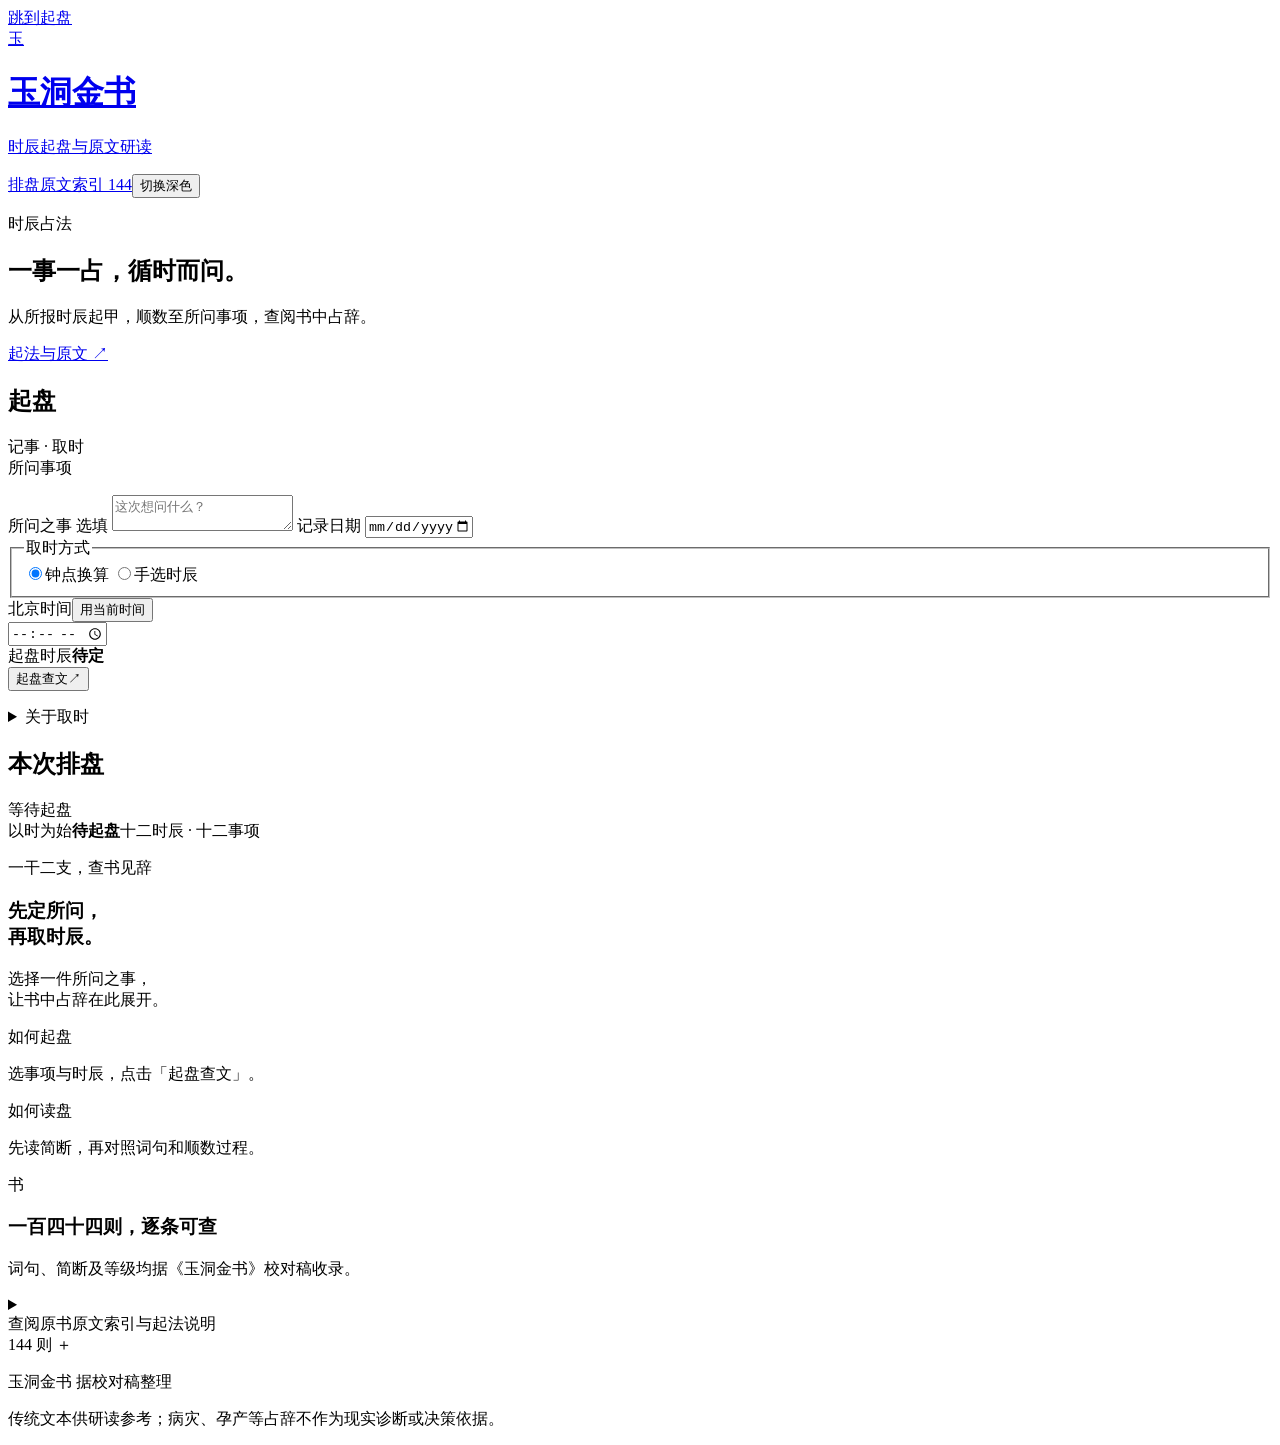
<file: src/template.html>
<!doctype html>
<html lang="zh-CN">
<head>
<meta charset="utf-8">
<meta name="viewport" content="width=device-width, initial-scale=1">
<meta name="color-scheme" content="light dark">
<link rel="icon" href="data:,">
<meta name="description" content="依照玉洞金书校对稿，以十二时辰起盘，查阅一百四十四则完整占辞。">
<title>玉洞金书 · 时辰排盘</title>
<style>__STYLE__</style>
</head>
<body>
<a class="skip-link" href="#cast-form">跳到起盘</a>
<div class="page">
<header class="masthead">
<a class="brand" href="#workspace"><span class="seal" aria-hidden="true">玉</span><div><h1>玉洞金书</h1><p>时辰起盘与原文研读</p></div></a>
<nav class="nav-links" aria-label="页面导航"><a class="nav-active" href="#workspace">排盘</a><a href="#reference" id="open-library">原文索引 <span>144</span></a><button type="button" id="theme-toggle">切换深色</button></nav>
</header>
<main>
<div class="page-intro"><div><p class="eyebrow">时辰占法</p><h2>一事一占，循时而问。</h2><p>从所报时辰起甲，顺数至所问事项，查阅书中占辞。</p></div><a href="#reference" class="source-link" id="open-rules">起法与原文 <span aria-hidden="true">↗</span></a></div>
<div class="workspace" id="workspace">
<aside class="input-panel">
<div class="panel-heading"><h2>起盘</h2><span>记事 · 取时</span></div>
<form id="cast-form">
<label class="field-label" id="topic-label" for="topic">所问事项</label>
<select id="topic" name="topic" required hidden aria-hidden="true" tabindex="-1"></select>
<div id="topic-grid" class="topic-grid" role="group" aria-labelledby="topic-label"></div>
<p class="field-hint" id="topic-hint"></p>
<label class="field-label" for="question">所问之事 <span class="optional">选填</span></label>
<textarea id="question" rows="2" maxlength="500" placeholder="这次想问什么？"></textarea>
<label class="field-label" for="date">记录日期</label>
<input id="date" type="date" min="0001-01-01" max="9999-12-31" required>
<fieldset class="mode-picker"><legend>取时方式</legend><div class="mode-options">
<label><input type="radio" name="mode" value="clock" checked><span>钟点换算</span></label>
<label><input type="radio" name="mode" value="branch"><span>手选时辰</span></label>
</div></fieldset>
<div id="clock-group">
<div class="label-row"><label class="field-label" for="clock">北京时间</label><button id="use-now" class="text-button" type="button">用当前时间</button></div>
<input id="clock" type="time" required step="60">
</div>
<div id="branch-group" hidden><label class="field-label" for="hour">所报时辰</label><select id="hour" disabled></select></div>
<div class="time-preview" aria-live="polite"><span>起盘时辰</span><strong id="hour-preview">待定</strong><span id="range-preview"></span></div>
<button class="primary-button" id="submit" type="submit"><span>起盘查文</span><span aria-hidden="true">↗</span></button>
<p id="form-error" class="error" role="alert"></p>
</form>
<details class="time-help"><summary>关于取时</summary><p class="source-note">原稿未细说取时规则。钟点按北京时间 UTC+08:00 及常见双小时制换算，不作真太阳时校正。日期仅作记录。</p></details>
</aside>
<section class="reading-panel" aria-labelledby="result-heading">
<div class="result-top"><h2 id="result-heading" tabindex="-1">本次排盘</h2><span class="status-label" id="result-status" role="status">等待起盘</span></div>
<div id="empty-state" class="empty-state">
<div class="chart-reading empty-board"><div class="chart" aria-hidden="true"><div class="chart-ring" id="empty-ring"></div><div class="chart-center empty-center"><span class="chart-kicker">以时为始</span><strong>待起盘</strong><span class="chart-center-note">十二时辰 · 十二事项</span></div></div><div class="empty-copy"><p class="board-label">一干二支，查书见辞</p><h3>先定所问，<br>再取时辰。</h3><p>选择一件所问之事，<br>让书中占辞在此展开。</p></div></div>
<div class="empty-guide"><div><span class="guide-title">如何起盘</span><p>选事项与时辰，点击「起盘查文」。</p></div><div><span class="guide-title">如何读盘</span><p>先读简断，再对照词句和顺数过程。</p></div></div>
<div class="source-banner"><span class="book-mark" aria-hidden="true">书</span><div><h3>一百四十四则，逐条可查</h3><p>词句、简断及等级均据《玉洞金书》校对稿收录。</p></div></div>
</div>
<article id="result" hidden>
<div class="chart-reading">
<div class="chart" aria-label="十二地支排盘"><div class="chart-ring" id="chart-ring"></div><div class="chart-center"><span class="chart-kicker">一干二支</span><h3 id="result-key"></h3><p id="result-subtitle"></p><span id="result-grade" class="grade"></span></div></div>
<div class="brief"><p class="board-label">原文简断</p><p id="judgment"></p><p class="legend"><span class="legend-hour"></span>起点时辰 <span class="legend-topic"></span>所问事项</p></div>
</div>
<div class="reading-body">
<p id="print-meta" class="print-meta"></p>
<div class="poem-section"><div class="subheading"><h3>原文词句</h3><span id="tune" class="tune"></span></div><p id="poem" class="poem"></p><p id="original-note" class="original-note" hidden></p></div>
<div class="derivation"><div class="subheading"><h3>顺数过程</h3><span id="step-count"></span></div><div id="steps" class="steps"></div><p id="composition" class="composition"></p></div>
<div class="result-actions"><button type="button" id="export" class="secondary-button">导出 Markdown 记录 <span aria-hidden="true">↗</span></button><button type="button" id="print" class="text-button">打印 / 存为 PDF</button></div>
<p class="provenance" id="provenance"></p>
</div>
</article>
</section>
</div>
<details class="reference" id="reference"><summary><div><span class="eyebrow">查阅原书</span><span class="reference-title">原文索引与起法说明</span></div><span class="reference-count">144 则 <span aria-hidden="true">＋</span></span></summary>
<div class="reference-body"><div class="rule-layout"><h3>起法口诀</h3><div><p class="rule-text" id="rule-text"></p><p>地支顺序为子丑寅卯辰巳午未申酉戌亥；起点算第一位配甲，天干到癸后回甲。三字次序为「天干＋事项地支＋时辰地支」。</p></div></div>
<div class="search-row"><label class="field-label" for="search">检索原文</label><input id="search" type="search" placeholder="搜索卦名、词句或简断"></div><p id="search-count" class="field-hint" aria-live="polite"></p><div id="library" class="library"></div>
</div></details>
</main>
<footer><p>玉洞金书 <span>据校对稿整理</span></p><p>传统文本供研读参考；病灾、孕产等占辞不作为现实诊断或决策依据。</p></footer>
</div>
<noscript><p class="noscript">请使用允许 JavaScript 的浏览器打开本文件。</p></noscript>
<script type="application/json" id="source-data">__DATA__</script>
<script>__CORE__</script>
<script>__UI__</script>
</body>
</html>
</file>
